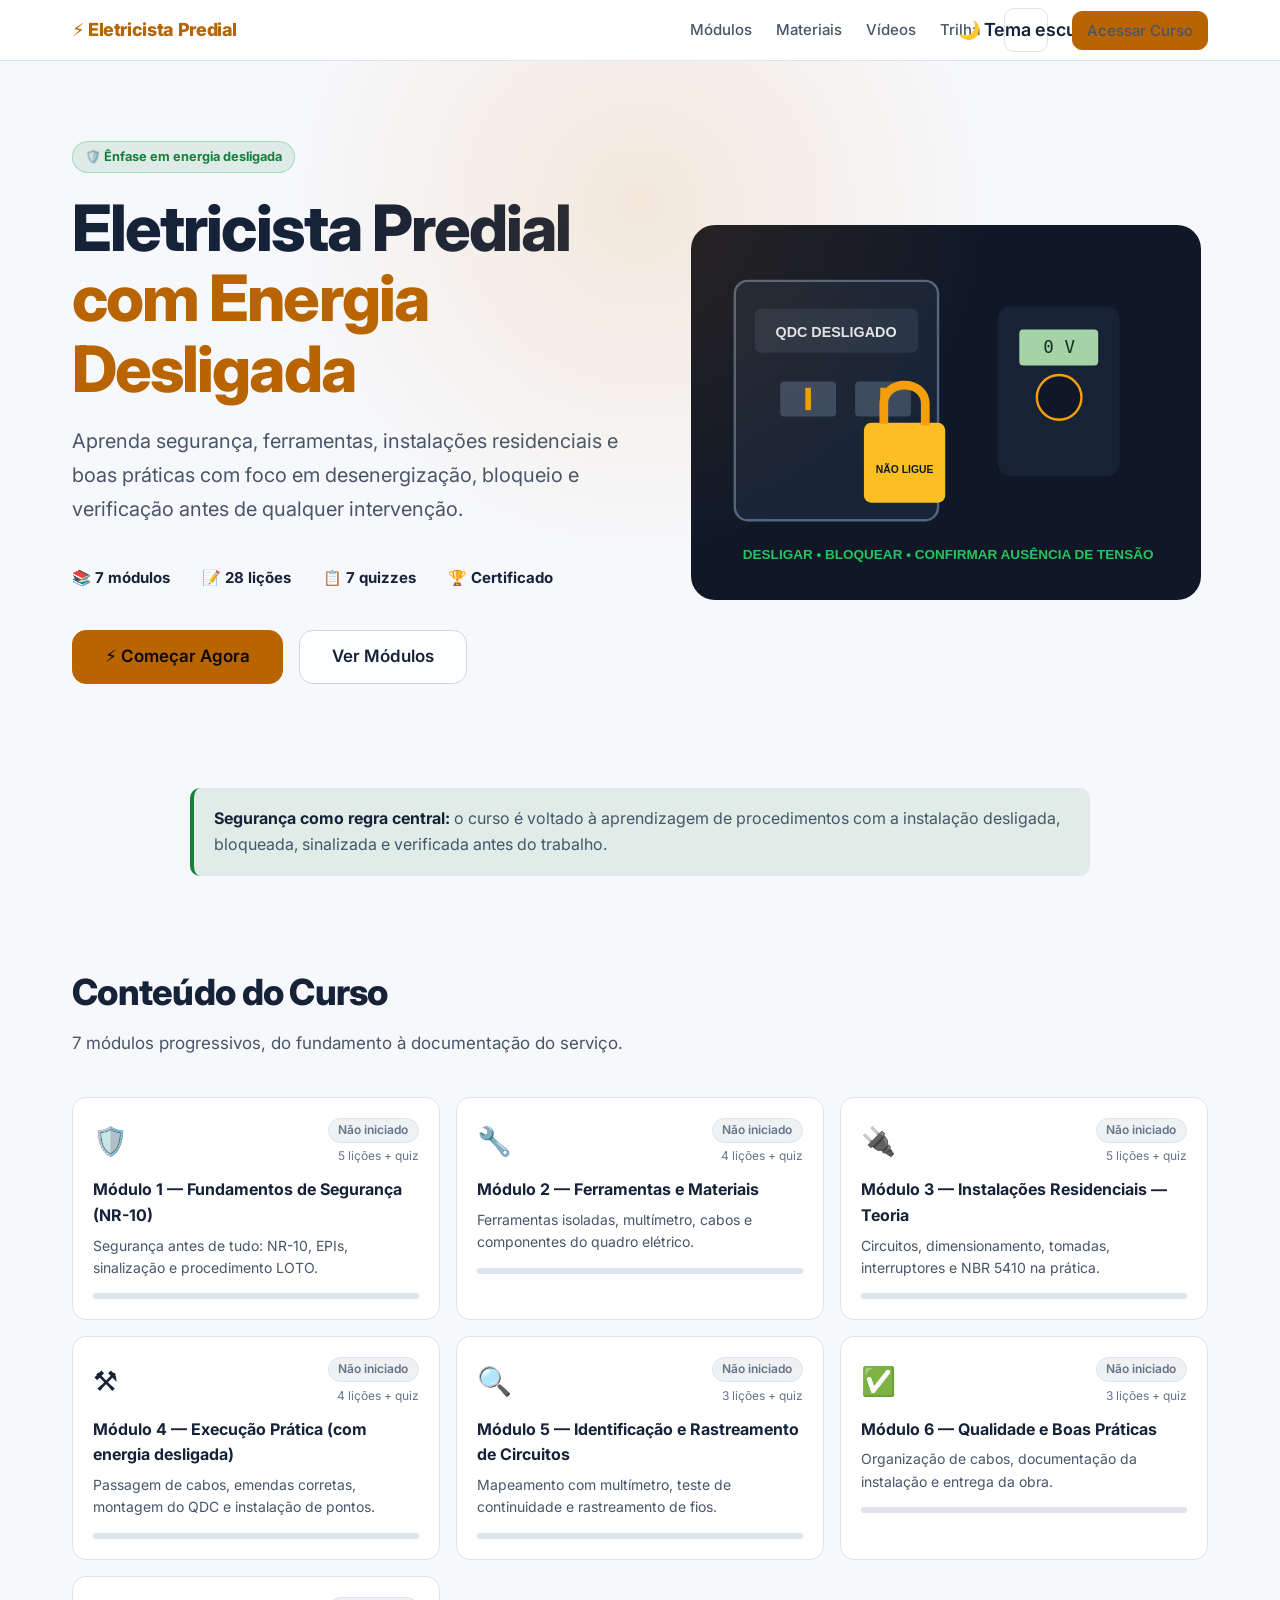
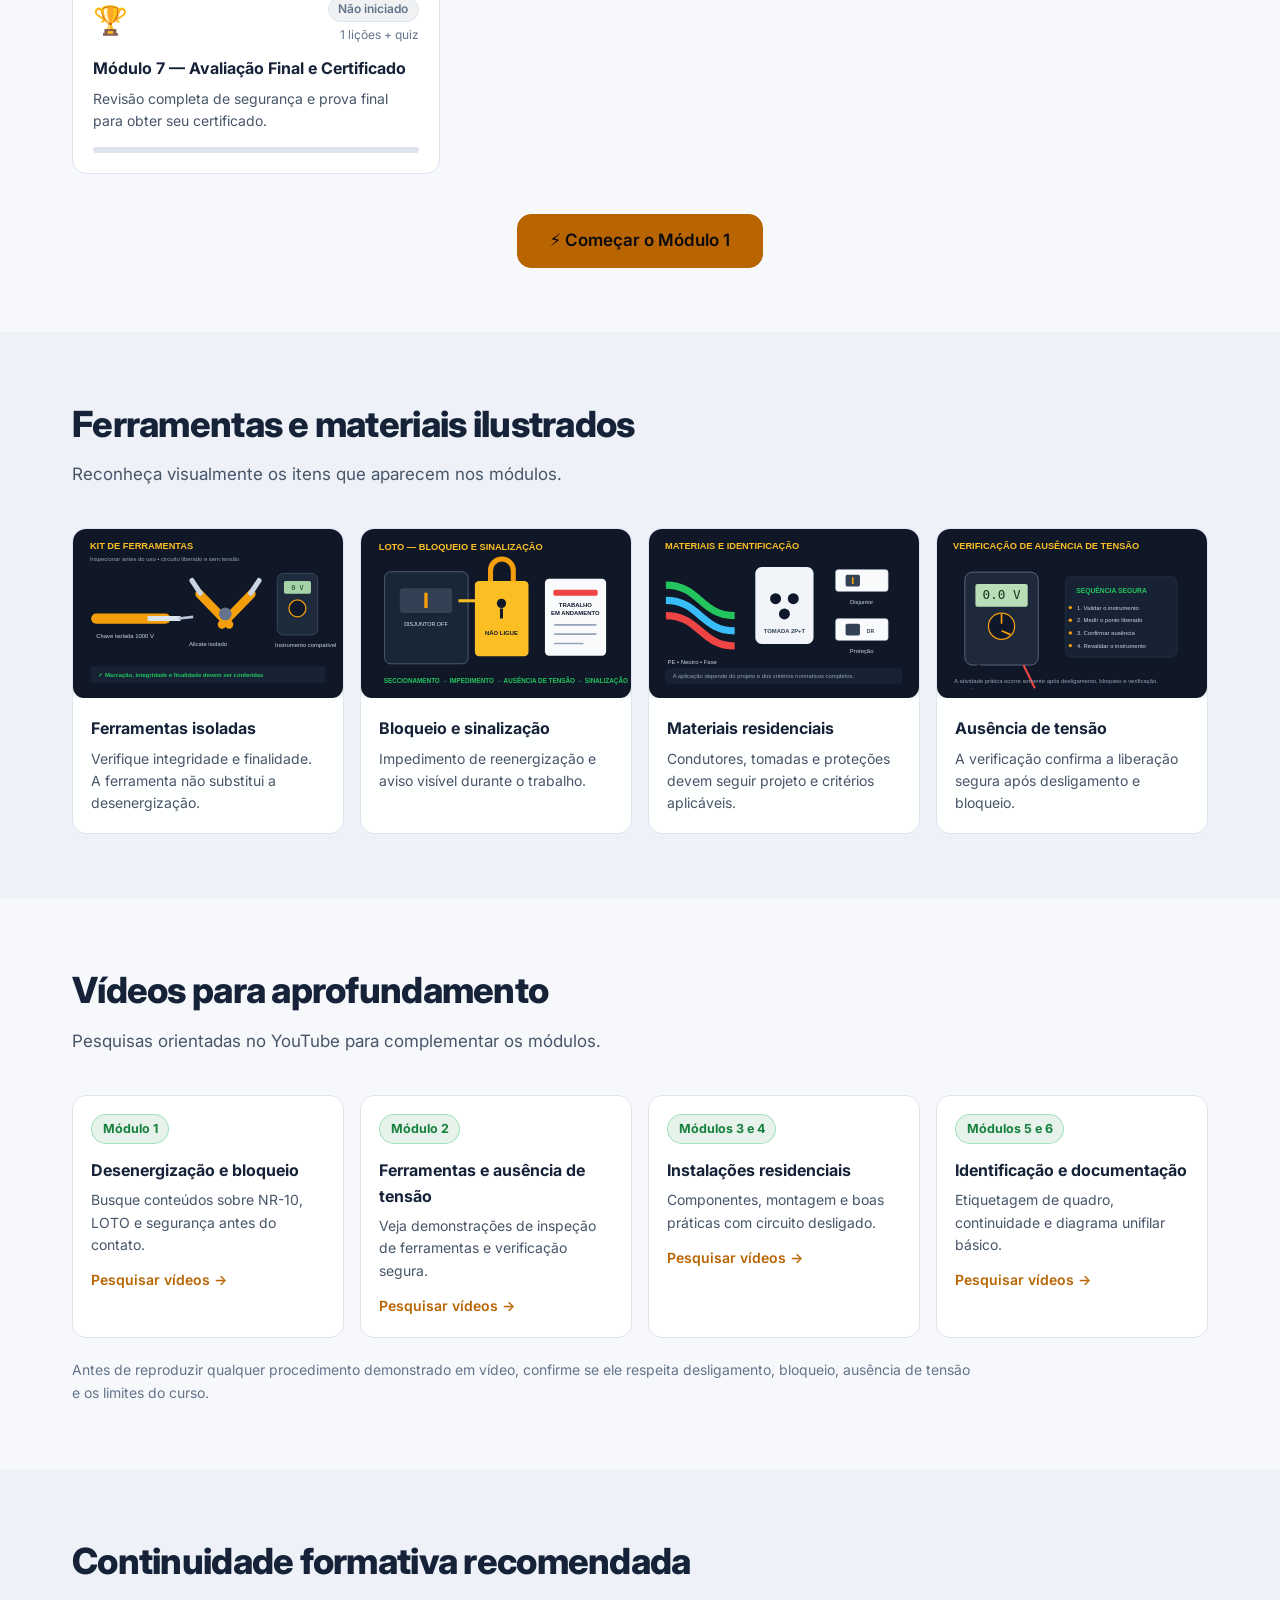
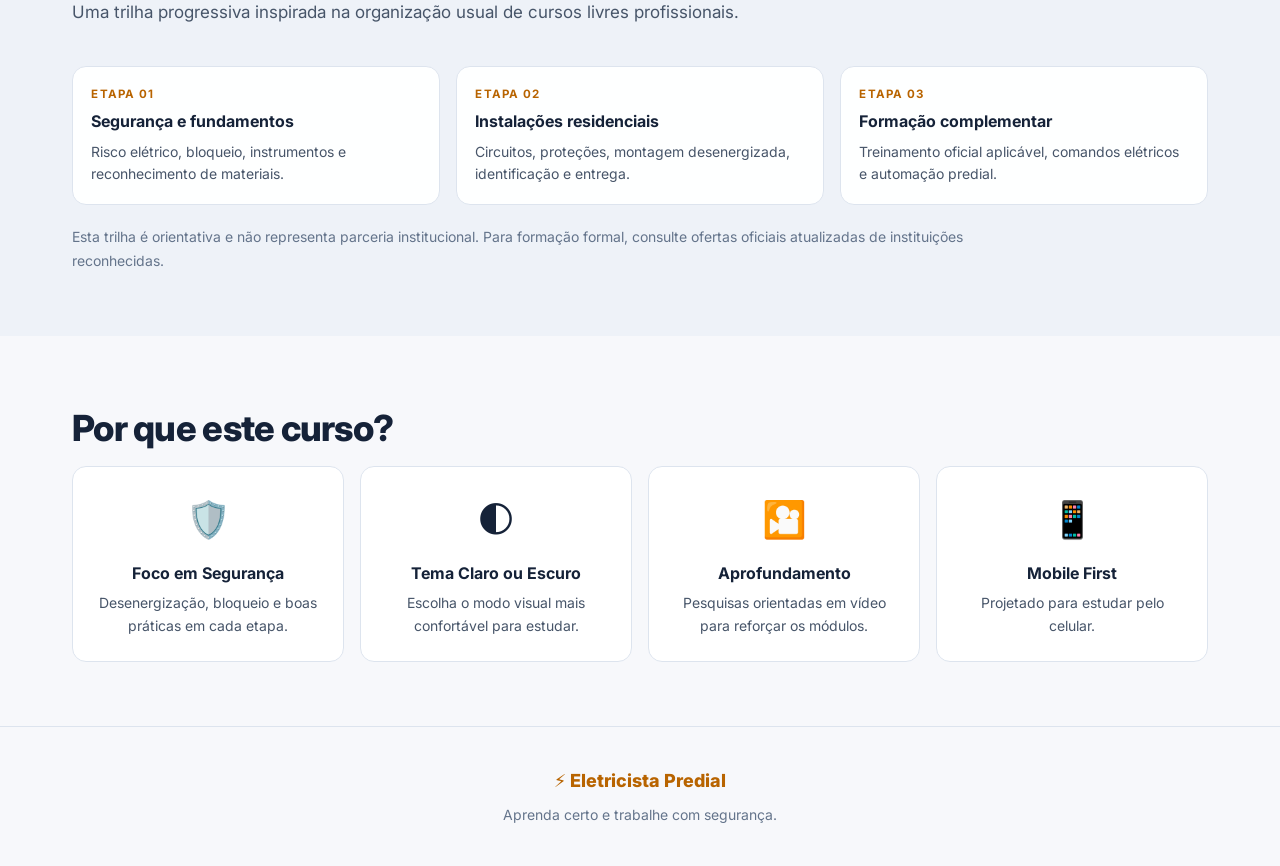
<file: index.html>
<!DOCTYPE html>
<html lang="pt-BR" data-theme="dark">
<head>
<meta charset="utf-8"><meta name="viewport" content="width=device-width, initial-scale=1">
<title>Curso Eletricista Predial — Energia Desligada</title>
<meta name="description" content="Curso introdutório de Eletricista Predial com ênfase em trabalho com energia desligada. 7 módulos, 28 lições, quizzes e certificado.">
<link rel="preconnect" href="https://fonts.googleapis.com"><link rel="preconnect" href="https://fonts.gstatic.com" crossorigin>
<link href="https://fonts.googleapis.com/css2?family=Inter:wght@400;500;600;700;800&display=swap" rel="stylesheet">
<script src="theme.js"></script><link rel="stylesheet" href="style.css"><link rel="stylesheet" href="light-theme.css"><link rel="stylesheet" href="home-extras.css">
<style>.hero-layout{display:grid;gap:2rem;align-items:center}.hero-art{width:100%;max-width:510px;margin:auto}.theme-toggle{min-width:44px}.hero-copy{text-align:center}.scope-chip{display:inline-flex;align-items:center;gap:.35rem;border:1px solid rgba(34,197,94,.35);background:var(--green-dim);color:var(--green);border-radius:999px;padding:.3rem .75rem;font-size:.8rem;font-weight:700;margin-bottom:1.25rem}.notice{margin:1rem auto 0;max-width:900px;padding:1.15rem 1.25rem;border-left:4px solid var(--green);background:var(--green-dim);border-radius:var(--radius-md);color:var(--text-secondary)}.notice strong{color:var(--text-primary)}@media(min-width:960px){.hero-layout{grid-template-columns:1.05fr .95fr}.hero-copy{text-align:left}.hero-copy .hero-subtitle{margin-left:0}.hero-copy .hero-stats,.hero-copy .hero-cta{justify-content:flex-start}}</style>
</head>
<body>
<nav class="navbar"><div class="container"><div class="nav-brand">⚡ Eletricista Predial</div><div class="nav-links"><a href="#modulos">Módulos</a><a href="#materiais">Materiais</a><a href="#videos">Vídeos</a><a href="#trilha">Trilha</a><button class="btn btn-secondary btn-sm theme-toggle" data-theme-toggle>☀️ Tema claro</button><a href="curso.html" class="btn btn-primary btn-sm" id="navCta">Acessar Curso</a></div><button class="hamburger" id="hamburger" aria-label="Menu">☰</button></div><div class="nav-mobile" id="navMobile"><button class="btn btn-secondary theme-toggle" data-theme-toggle>☀️ Tema claro</button><a href="#modulos">Módulos</a><a href="#materiais">Materiais</a><a href="#videos">Vídeos</a><a href="#trilha">Trilha</a><a href="curso.html" class="btn btn-primary">⚡ Começar Agora</a></div></nav>
<section class="hero"><div class="container hero-layout"><div class="hero-copy"><span class="scope-chip">🛡️ Ênfase em energia desligada</span><h1 class="hero-title">Eletricista Predial<br><span class="hero-accent">com Energia Desligada</span></h1><p class="hero-subtitle">Aprenda segurança, ferramentas, instalações residenciais e boas práticas com foco em desenergização, bloqueio e verificação antes de qualquer intervenção.</p><div class="hero-stats"><div class="stat">📚 <strong>7 módulos</strong></div><div class="stat">📝 <strong>28 lições</strong></div><div class="stat">📋 <strong>7 quizzes</strong></div><div class="stat">🏆 <strong>Certificado</strong></div></div><div class="hero-cta"><a href="#" class="btn btn-primary btn-lg" id="ctaBtn">⚡ Começar Agora</a><a href="#modulos" class="btn btn-secondary btn-lg">Ver Módulos</a></div></div><img class="hero-art" src="assets/hero-seguranca.svg" alt="Quadro elétrico desligado, bloqueado e com verificação de ausência de tensão"></div></section>
<section class="safety-banner"><div class="container"><div class="notice"><strong>Segurança como regra central:</strong> o curso é voltado à aprendizagem de procedimentos com a instalação desligada, bloqueada, sinalizada e verificada antes do trabalho.</div></div></section>
<section class="section" id="modulos"><div class="container"><h2 class="section-title">Conteúdo do Curso</h2><p class="section-subtitle">7 módulos progressivos, do fundamento à documentação do serviço.</p><div class="modules-grid" id="modulesGrid"></div><div class="modules-cta"><a href="#" class="btn btn-primary btn-lg" id="modulesCta">⚡ Começar o Módulo 1</a></div></div></section>
<section class="section-alt" id="materiais"><div class="container"><h2 class="section-title">Ferramentas e materiais ilustrados</h2><p class="section-subtitle">Reconheça visualmente os itens que aparecem nos módulos.</p><div class="gallery-grid"><article class="gallery-card panel"><img src="assets/kit-ferramentas.svg" alt="Ferramentas isoladas e instrumento"><div><h3>Ferramentas isoladas</h3><p>Verifique integridade e finalidade. A ferramenta não substitui a desenergização.</p></div></article><article class="gallery-card panel"><img src="assets/loto.svg" alt="Bloqueio e sinalização"><div><h3>Bloqueio e sinalização</h3><p>Impedimento de reenergização e aviso visível durante o trabalho.</p></div></article><article class="gallery-card panel"><img src="assets/materiais-eletricos.svg" alt="Cabos tomada disjuntor e DR"><div><h3>Materiais residenciais</h3><p>Condutores, tomadas e proteções devem seguir projeto e critérios aplicáveis.</p></div></article><article class="gallery-card panel"><img src="assets/multimetro-zero.svg" alt="Confirmação de ausência de tensão"><div><h3>Ausência de tensão</h3><p>A verificação confirma a liberação segura após desligamento e bloqueio.</p></div></article></div></div></section>
<section class="section" id="videos"><div class="container"><h2 class="section-title">Vídeos para aprofundamento</h2><p class="section-subtitle">Pesquisas orientadas no YouTube para complementar os módulos.</p><div class="video-grid"><article class="video-card panel"><span class="safe-tag">Módulo 1</span><h3>Desenergização e bloqueio</h3><p>Busque conteúdos sobre NR-10, LOTO e segurança antes do contato.</p><a href="https://www.youtube.com/results?search_query=NR-10+desenergizacao+bloqueio+eletricidade" target="_blank" rel="noopener">Pesquisar vídeos →</a></article><article class="video-card panel"><span class="safe-tag">Módulo 2</span><h3>Ferramentas e ausência de tensão</h3><p>Veja demonstrações de inspeção de ferramentas e verificação segura.</p><a href="https://www.youtube.com/results?search_query=ferramentas+eletricista+ausencia+de+tensao+seguranca" target="_blank" rel="noopener">Pesquisar vídeos →</a></article><article class="video-card panel"><span class="safe-tag">Módulos 3 e 4</span><h3>Instalações residenciais</h3><p>Componentes, montagem e boas práticas com circuito desligado.</p><a href="https://www.youtube.com/results?search_query=instalacao+tomada+interruptor+circuito+desligado+eletricista" target="_blank" rel="noopener">Pesquisar vídeos →</a></article><article class="video-card panel"><span class="safe-tag">Módulos 5 e 6</span><h3>Identificação e documentação</h3><p>Etiquetagem de quadro, continuidade e diagrama unifilar básico.</p><a href="https://www.youtube.com/results?search_query=identificacao+circuitos+quadro+eletrico+diagrama+unifilar" target="_blank" rel="noopener">Pesquisar vídeos →</a></article></div><p class="section-note">Antes de reproduzir qualquer procedimento demonstrado em vídeo, confirme se ele respeita desligamento, bloqueio, ausência de tensão e os limites do curso.</p></div></section>
<section class="section-alt" id="trilha"><div class="container"><h2 class="section-title">Continuidade formativa recomendada</h2><p class="section-subtitle">Uma trilha progressiva inspirada na organização usual de cursos livres profissionais.</p><div class="track-grid"><article class="track-card panel"><span class="track-label">Etapa 01</span><h3>Segurança e fundamentos</h3><p>Risco elétrico, bloqueio, instrumentos e reconhecimento de materiais.</p></article><article class="track-card panel"><span class="track-label">Etapa 02</span><h3>Instalações residenciais</h3><p>Circuitos, proteções, montagem desenergizada, identificação e entrega.</p></article><article class="track-card panel"><span class="track-label">Etapa 03</span><h3>Formação complementar</h3><p>Treinamento oficial aplicável, comandos elétricos e automação predial.</p></article></div><p class="section-note">Esta trilha é orientativa e não representa parceria institucional. Para formação formal, consulte ofertas oficiais atualizadas de instituições reconhecidas.</p></div></section>
<section class="section" id="sobre"><div class="container"><h2 class="section-title">Por que este curso?</h2><div class="features-grid"><div class="feature panel"><span class="feature__icon">🛡️</span><h3>Foco em Segurança</h3><p>Desenergização, bloqueio e boas práticas em cada etapa.</p></div><div class="feature panel"><span class="feature__icon">🌓</span><h3>Tema Claro ou Escuro</h3><p>Escolha o modo visual mais confortável para estudar.</p></div><div class="feature panel"><span class="feature__icon">🎦</span><h3>Aprofundamento</h3><p>Pesquisas orientadas em vídeo para reforçar os módulos.</p></div><div class="feature panel"><span class="feature__icon">📱</span><h3>Mobile First</h3><p>Projetado para estudar pelo celular.</p></div></div></div></section>
<footer class="footer"><div class="container"><div class="footer__brand">⚡ Eletricista Predial</div><p class="footer__copy">Aprenda certo e trabalhe com segurança.</p></div></footer>
<div class="modal-overlay hidden" id="registerModal" role="dialog" aria-modal="true" aria-label="Identificação"><div class="modal panel"><h2 class="modal-title">⚡ Identificação</h2><p class="modal-subtitle">Informe seus dados para iniciar o curso. O progresso ficará salvo neste dispositivo.</p><div class="form-group"><label class="form-label" for="inputNome">Nome completo</label><input class="form-input" type="text" id="inputNome" placeholder="Seu nome completo" autocomplete="name"><span class="form-error" id="errNome">Por favor, informe seu nome completo.</span></div><div class="form-group"><label class="form-label" for="inputCPF">CPF</label><input class="form-input" type="text" id="inputCPF" placeholder="000.000.000-00" inputmode="numeric" maxlength="14" autocomplete="off"><span class="form-error" id="errCPF">CPF inválido. Verifique e tente novamente.</span><span class="form-hint">Seu CPF é usado apenas para identificação local — não é enviado a servidores.</span></div><button class="btn btn-primary btn-full btn-lg" id="registerBtn">Iniciar Curso →</button></div></div>
<script src="app.js"></script>
<script src="conteudo-part1.js"></script>
<script src="conteudo-part2.js"></script>
<script src="conteudo-part3.js"></script>
<script src="conteudo-part4.js"></script>
<script src="conteudo-part5.js"></script>
<script src="conteudo.js"></script>
<script>(function(){'use strict';var $=function(id){return document.getElementById(id)};$('hamburger').onclick=function(){$('navMobile').classList.toggle('open')};function buildModules(){var p=CourseApp.getProgress();$('modulesGrid').innerHTML=COURSE_DATA.modules.map(function(mod){var pct=p.modulePercent(mod.id);var badge=p.isQuizPassed(mod.id)?'<span class="badge badge-done">✓ Concluído</span>':pct>0?'<span class="badge badge-current">Em andamento</span>':'<span class="badge badge-locked">Não iniciado</span>';return '<div class="module-card panel" onclick="handleCta(\'m'+mod.id+'\')">'+'<div class="module-card__header"><span class="module-card__icon">'+mod.icon+'</span><div class="module-card__meta">'+badge+'<span class="module-card__lessons">'+mod.lessons.length+' lições + quiz</span></div></div>'+'<h3 class="module-card__title">Módulo '+mod.id+' — '+mod.title+'</h3>'+'<p class="module-card__desc">'+mod.description+'</p>'+'<div class="progress-track"><div class="progress-fill" style="width:'+pct+'%"></div></div></div>';}).join('')}function handleCta(hash){if(CourseApp.hasUser()){location.href='curso.html#'+hash}else{pendingHash=hash||'m1';$('registerModal').classList.remove('hidden');$('inputNome').focus()}}window.handleCta=handleCta;function resume(p){for(var i=0;i<COURSE_DATA.modules.length;i++){var m=COURSE_DATA.modules[i];for(var j=0;j<m.lessons.length;j++){if(!p.isLessonDone(m.id,m.lessons[j].id))return 'm'+m.id+'/l'+m.lessons[j].id}if(!p.isQuizPassed(m.id))return 'm'+m.id+'/quiz'}return 'm1'}var pendingHash='m1';var p=CourseApp.getProgress();$('ctaBtn').textContent=p.totalDone>0?'▶ Continuar de Onde Parei':'⚡ Começar Agora';$('modulesCta').textContent=p.totalDone>0?'▶ Continuar Curso':'⚡ Começar o Módulo 1';$('ctaBtn').onclick=function(e){e.preventDefault();handleCta(p.totalDone>0?resume(p):'m1')};$('modulesCta').onclick=function(e){e.preventDefault();handleCta(p.totalDone>0?resume(p):'m1')};$('navCta').onclick=function(e){if(!CourseApp.hasUser()){e.preventDefault();handleCta('m1')}};$('registerModal').onclick=function(e){if(e.target===this)this.classList.add('hidden')};$('inputCPF').oninput=function(){this.value=CourseApp.formatCPF(this.value)};$('registerBtn').onclick=function(){var n=$('inputNome').value.trim(),c=$('inputCPF').value.trim(),ok=true;if(n.length<3){$('errNome').classList.add('show');ok=false}else{$('errNome').classList.remove('show')}if(!CourseApp.validateCPF(c)){$('errCPF').classList.add('show');ok=false}else{$('errCPF').classList.remove('show')}if(ok){CourseApp.setUser(n,c);location.href='curso.html#'+pendingHash}};buildModules()})();</script>
</body></html>
</file>
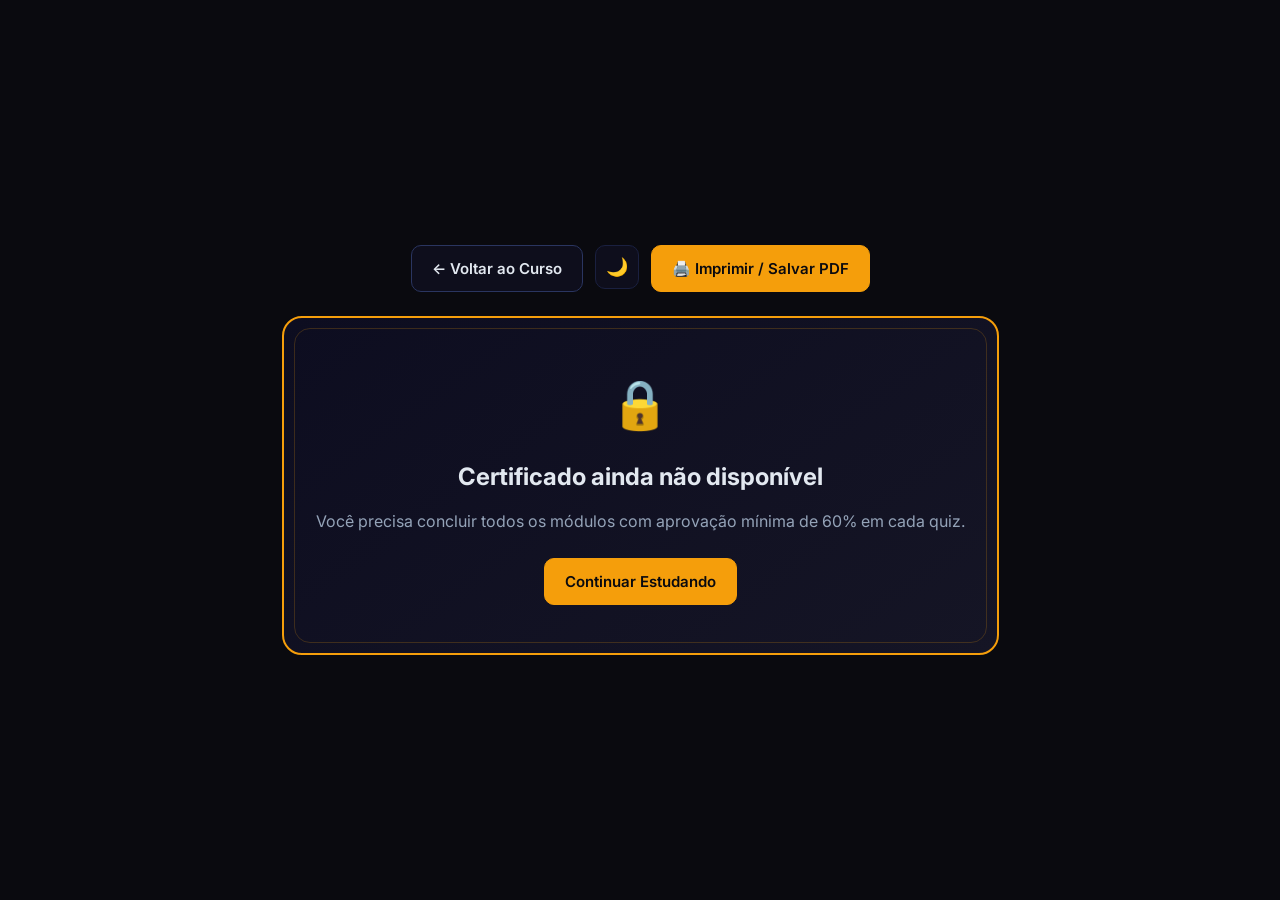
<file: certificado.html>
<!DOCTYPE html>
<html lang="pt-BR">
<head>
<meta charset="utf-8">
<meta name="viewport" content="width=device-width, initial-scale=1">
<title>Certificado — Eletricista Predial</title>
<link rel="preconnect" href="https://fonts.googleapis.com">
<link rel="preconnect" href="https://fonts.gstatic.com" crossorigin>
<link href="https://fonts.googleapis.com/css2?family=Inter:wght@400;500;600;700;800&display=swap" rel="stylesheet">
<link rel="stylesheet" href="style.css">
<script>(function(){ var t=localStorage.getItem('eletricista_theme')||'dark'; document.documentElement.setAttribute('data-theme',t); })();</script>
</head>
<body>
<div class="cert-body-wrapper">
  <div class="cert-actions no-print">
    <a href="curso.html" class="btn btn-secondary">← Voltar ao Curso</a>
    <button class="theme-toggle" id="themeToggle" aria-label="Alternar tema" style="border-radius:var(--radius-md);">🌙</button>
    <button class="btn btn-primary" onclick="window.print()">🖨️ Imprimir / Salvar PDF</button>
  </div>

  <div id="certContent">
    <!-- populated by JS -->
  </div>
</div>

<script src="app.js"></script>
<script src="conteudo-part1.js"></script>
<script src="conteudo-part2.js"></script>
<script src="conteudo-part3.js"></script>
<script src="conteudo-part4.js"></script>
<script src="conteudo-part5.js"></script>
<script src="conteudo.js"></script>
<script>
document.addEventListener('DOMContentLoaded', function() {
  CourseApp.initTheme();
  var themeBtn = document.getElementById('themeToggle');
  if (themeBtn) {
    themeBtn.textContent = CourseApp.getTheme() === 'dark' ? '🌙' : '☀️';
    themeBtn.addEventListener('click', function() {
      CourseApp.setTheme(CourseApp.getTheme() === 'dark' ? 'light' : 'dark');
      themeBtn.textContent = CourseApp.getTheme() === 'dark' ? '🌙' : '☀️';
    });
  }

  const p = CourseApp.getProgress();

  if (!p.courseComplete) {
    document.getElementById('certContent').innerHTML = `
      <div class="cert-frame cert-locked">
        <span style="font-size:3rem;display:block;margin-bottom:1rem;">🔒</span>
        <h2 style="margin-bottom:.5rem;">Certificado ainda não disponível</h2>
        <p>Você precisa concluir todos os módulos com aprovação mínima de 60% em cada quiz.</p>
        <a href="curso.html" class="btn btn-primary" style="margin-top:1.5rem;">Continuar Estudando</a>
      </div>`;
    return;
  }

  const mods = COURSE_DATA ? COURSE_DATA.modules.length : 7;
  const scores = p.quizScores;
  const avg = p.averageScore;

  document.getElementById('certContent').innerHTML = `
    <div class="cert-frame">
      <div class="cert-corner cert-corner--tl"></div>
      <div class="cert-corner cert-corner--tr"></div>
      <div class="cert-corner cert-corner--bl"></div>
      <div class="cert-corner cert-corner--br"></div>

      <span class="cert-logo">⚡</span>
      <p class="cert-label">Certificado de Conclusão</p>
      <h1 class="cert-course-title">
        Eletricista Predial<br>com Ênfase em Energia Desligada
      </h1>
      <p class="cert-certifies">Certificamos que</p>
      <h2 class="cert-student-name">${escapeHTML(p.studentName)}</h2>
      <p class="cert-body-text">
        concluiu com aproveitamento o curso completo de
        <strong>Eletricista Predial com Ênfase em Trabalho com Energia Desligada</strong>,
        composto por ${mods} módulos com lições teóricas e práticas,
        abrangendo NR-10, EPIs, procedimento LOTO, as 5 Regras de Ouro,
        NBR 5410, ferramentas isoladas, instalações residenciais,
        identificação de circuitos e boas práticas profissionais.
      </p>
      <div class="cert-stats">
        <div class="cert-stat">
          <strong>${escapeHTML(p.completionDate || '—')}</strong>
          <span>Data de conclusão</span>
        </div>
        <div class="cert-stat">
          <strong>${avg}%</strong>
          <span>Aproveitamento médio</span>
        </div>
        <div class="cert-stat">
          <strong>${mods} módulos</strong>
          <span>Concluídos</span>
        </div>
      </div>
      <div class="cert-divider"></div>
      <p class="cert-sig-label">Curso Eletricista Predial — cursodeeletricista.com.br</p>
      <p class="cert-id">Certificado nº ${escapeHTML(p.certificateId || '—')} &nbsp;·&nbsp; CPF: ${escapeHTML(p.cpf || '—')}</p>
    </div>`;
});

function escapeHTML(s) {
  if (!s) return '';
  return String(s).replace(/&/g,'&amp;').replace(/</g,'&lt;').replace(/>/g,'&gt;').replace(/"/g,'&quot;');
}
</script>
</body>
</html>
</file>
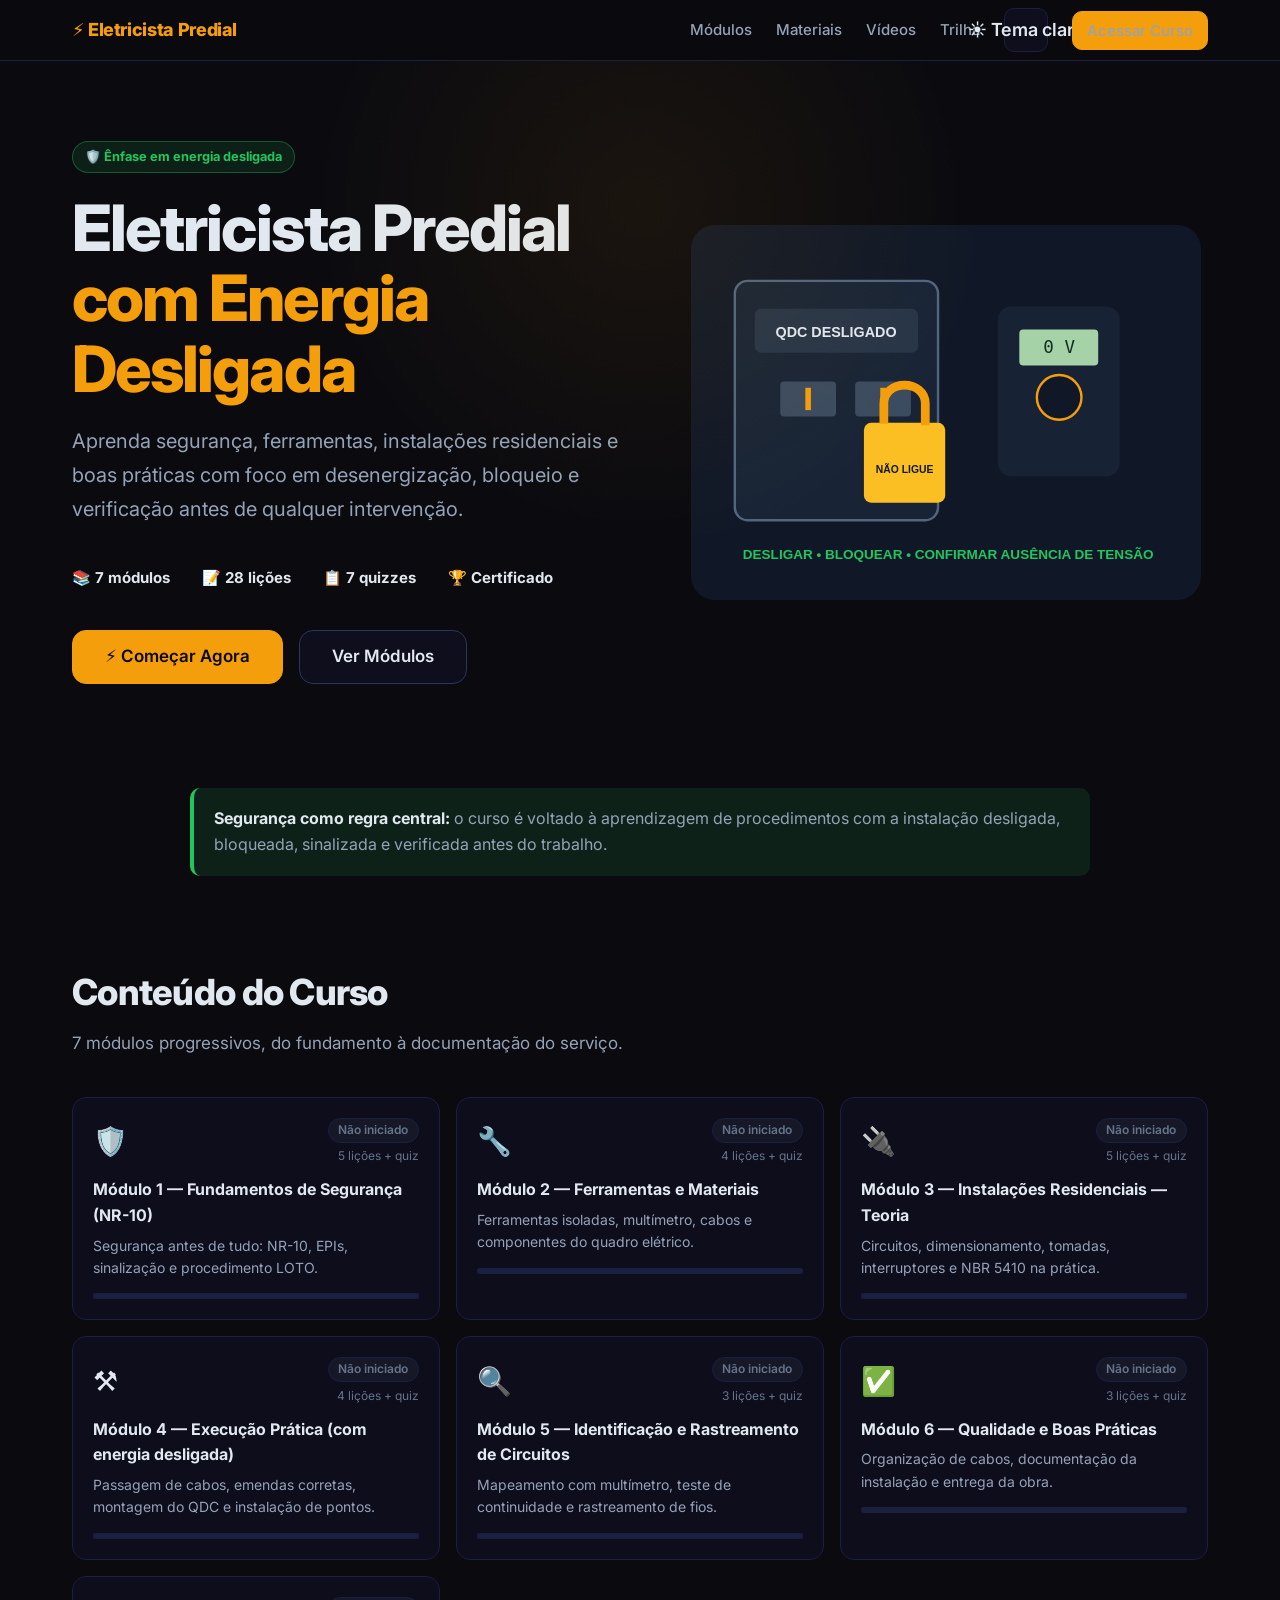
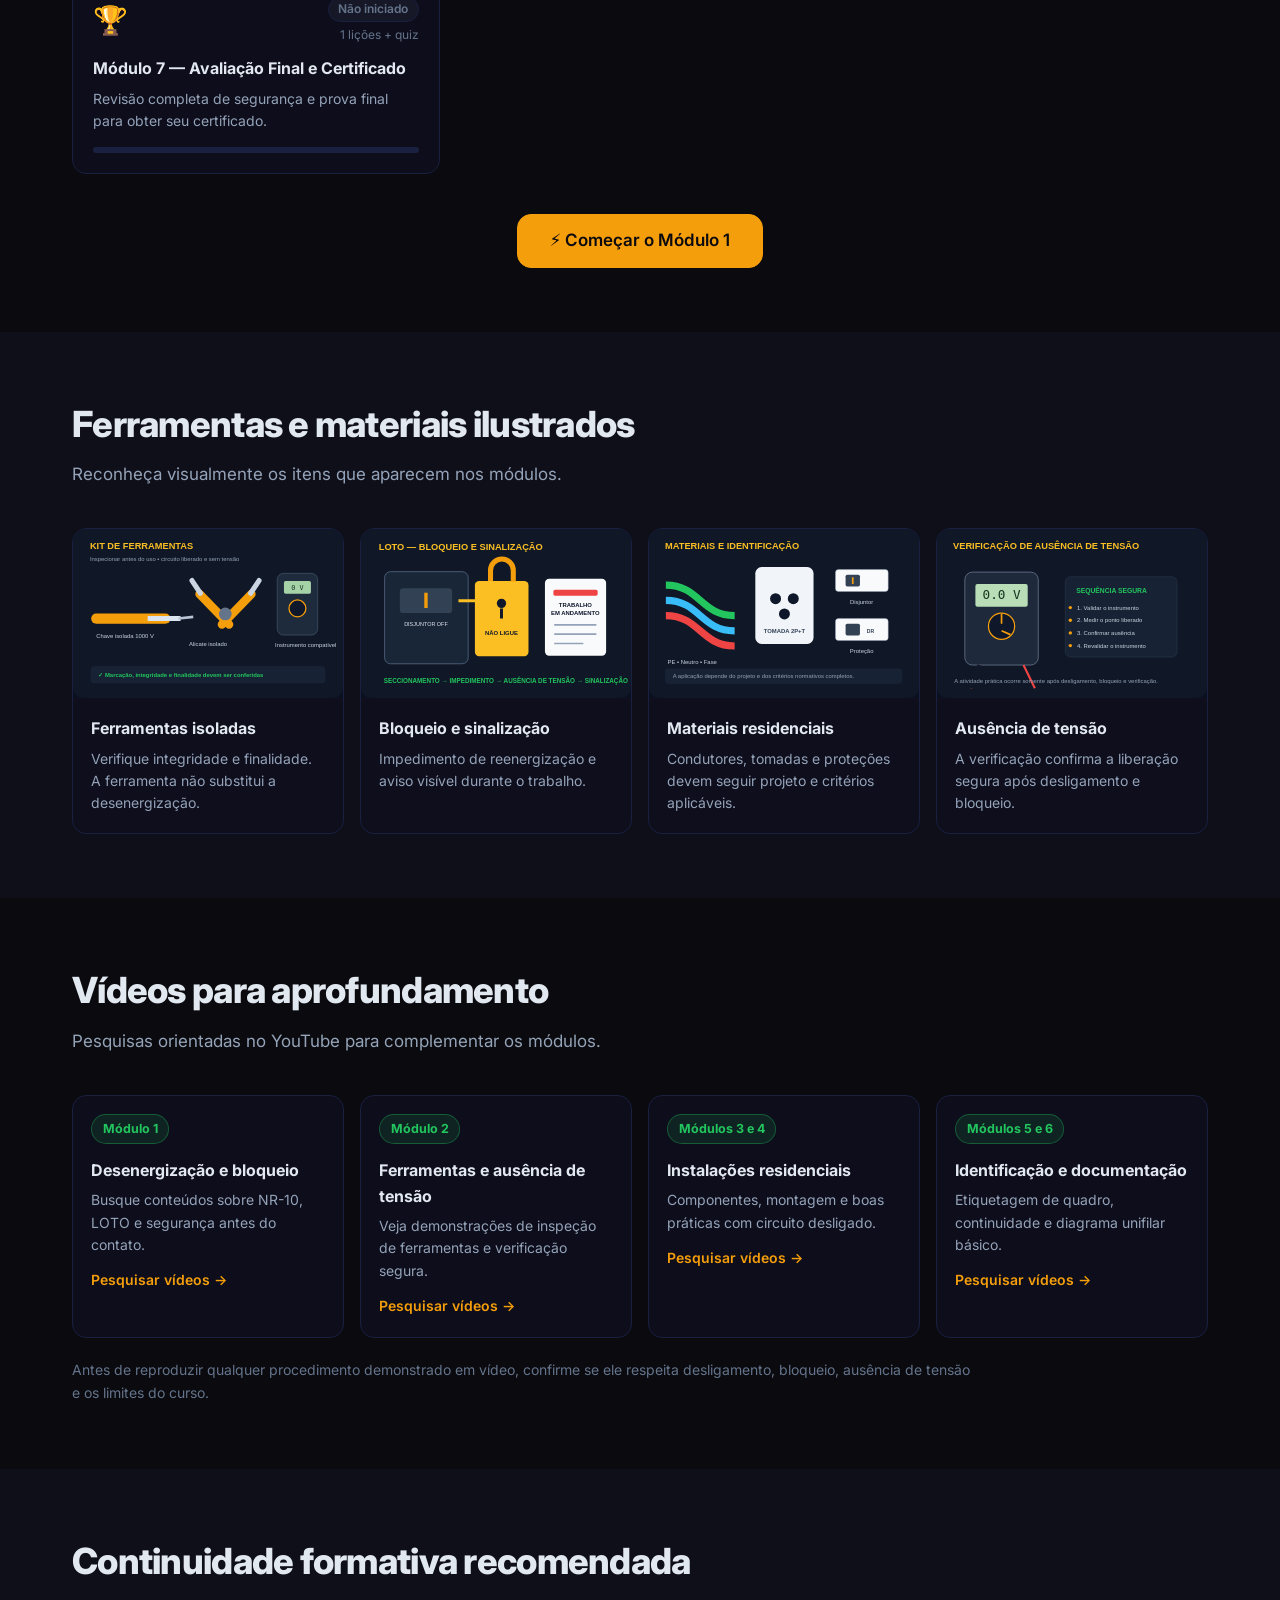
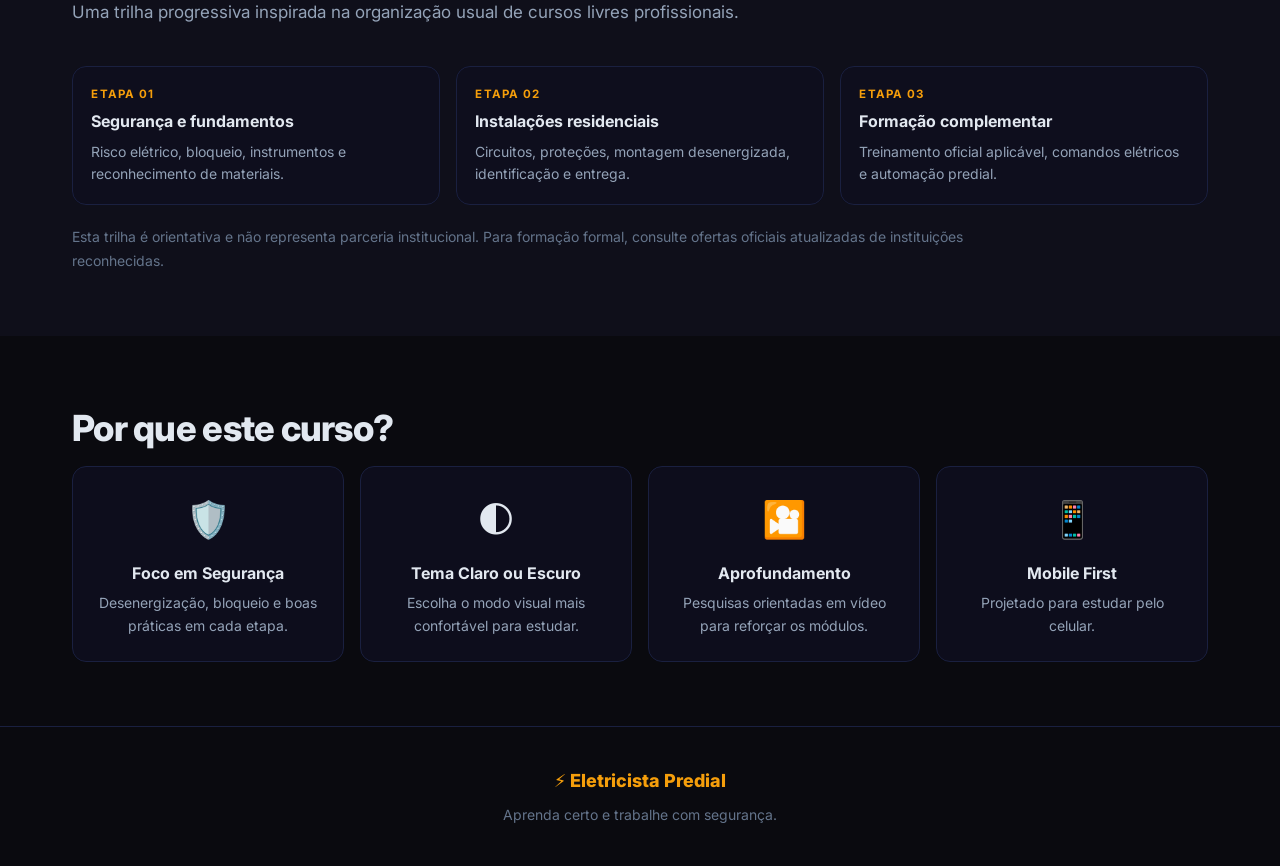
<file: curso-atualizado.html>
<!DOCTYPE html>
<html lang="pt-BR" data-theme="dark">
<head>
<meta charset="utf-8"><meta name="viewport" content="width=device-width, initial-scale=1">
<title>Aulas — Eletricista Predial com Energia Desligada</title>
<link rel="preconnect" href="https://fonts.googleapis.com"><link rel="preconnect" href="https://fonts.gstatic.com" crossorigin>
<link href="https://fonts.googleapis.com/css2?family=Inter:wght@400;500;600;700;800&display=swap" rel="stylesheet">
<script src="theme.js"></script><link rel="stylesheet" href="style.css"><link rel="stylesheet" href="light-theme.css">
<style>
.course-shell{min-height:100vh;display:grid;grid-template-rows:auto 1fr}.course-bar{position:sticky;top:0;z-index:20;display:flex;align-items:center;justify-content:space-between;gap:.75rem;padding:.75rem 1rem;background:var(--bg-panel);border-bottom:1px solid var(--border-dim);backdrop-filter:blur(18px)}.brand{font-weight:800;color:var(--accent)}.bar-actions{display:flex;align-items:center;gap:.6rem}.theme-toggle{min-width:120px}.layout{display:grid;min-height:calc(100vh - 62px)}.menu{background:var(--bg-secondary);border-right:1px solid var(--border-dim);padding:1rem;overflow-y:auto}.content{padding:1rem;overflow-y:auto}.safe-note{max-width:840px;margin:0 auto 1.25rem;padding:1rem 1.15rem;background:var(--green-dim);border-left:4px solid var(--green);border-radius:var(--radius-md);font-size:.9rem;color:var(--text-secondary)}.safe-note strong{display:block;color:var(--text-primary)}.mod-btn{width:100%;border:1px solid var(--border-dim);background:var(--bg-panel);border-radius:var(--radius-md);padding:.7rem;text-align:left;color:var(--text-primary);font-weight:600;margin-bottom:.5rem;cursor:pointer}.mod-btn.active{border-color:var(--accent);background:var(--accent-dim)}.lesson-links{display:none;padding:0 .3rem .8rem}.lesson-links.open{display:block}.lesson-link{display:block;color:var(--text-secondary);font-size:.84rem;padding:.4rem .55rem;border-radius:var(--radius-sm)}.lesson-link:hover,.lesson-link.active{background:var(--accent-dim);color:var(--accent)}.stage{max-width:840px;margin:0 auto}.stage h1{font-size:clamp(1.45rem,4vw,2rem);margin-bottom:.45rem}.meta{color:var(--text-muted);font-size:.85rem;margin-bottom:1.5rem}.lesson-body{line-height:1.72}.lesson-body .lesson-visual{display:grid;gap:1rem;align-items:center;padding:1rem;margin:1rem 0}.lesson-visual img{width:100%;max-height:230px;object-fit:contain}.controls{display:flex;justify-content:space-between;gap:.75rem;flex-wrap:wrap;margin:2rem 0}.module-home{text-align:center;padding:1.5rem}.module-home img{width:100%;max-width:460px;border-radius:var(--radius-lg);margin:0 auto 1.2rem;border:1px solid var(--border-dim)}.video-card{padding:1rem;margin-top:1rem;text-align:left}.quiz-card{padding:1.2rem}.choice{display:block;width:100%;padding:.8rem;margin:.5rem 0;background:var(--bg-input);border:1px solid var(--border-mid);border-radius:var(--radius-md);color:var(--text-primary);text-align:left;cursor:pointer}.choice.selected{border-color:var(--accent);background:var(--accent-dim)}.progress-mini{font-size:.8rem;color:var(--text-muted)}@media(min-width:900px){.layout{grid-template-columns:290px 1fr}.content{padding:1.6rem 2rem}}@media(max-width:899px){.layout{display:block}.menu{max-height:235px;border-right:0;border-bottom:1px solid var(--border-dim)}.content{min-height:calc(100vh - 297px)}}
</style>
</head>
<body class="course-shell">
<header class="course-bar"><a class="brand" href="index.html">⚡ Eletricista Predial</a><div class="bar-actions"><span class="progress-mini" id="overall">0%</span><button class="btn btn-secondary btn-sm theme-toggle" data-theme-toggle>☀️ Tema claro</button></div></header>
<div class="layout"><aside class="menu"><h2 style="font-size:1rem;margin-bottom:.75rem">📚 Módulos</h2><nav id="nav"></nav></aside><main class="content"><div class="safe-note"><strong>🛡️ Regra permanente</strong>Toda atividade orientada neste ambiente pressupõe instalação desligada, bloqueada, sinalizada e com ausência de tensão confirmada.</div><div class="stage" id="stage"></div></main></div>
<script src="app.js"></script><script src="conteudo.js"></script><script src="conteudo-revisao-lite.js"></script>
<script>
(function(){'use strict';
if(!CourseApp.hasUser()){location.href='index.html';return;}
var nav=document.getElementById('nav'),stage=document.getElementById('stage');
var visuals={1:'assets/loto.svg',2:'assets/kit-ferramentas.svg',3:'assets/materiais-eletricos.svg',4:'assets/hero-seguranca.svg',5:'assets/multimetro-zero.svg',6:'assets/materiais-eletricos.svg',7:'assets/loto.svg'};
function hash(){var p=(location.hash.slice(1)||'m1').split('/');return{m:Number(p[0].replace('m',''))||1,s:p[1]||''};}
function progress(){var p=CourseApp.getProgress();document.getElementById('overall').textContent='Progresso: '+p.overallPct+'%';return p;}
function buildNav(){var r=hash(),p=progress();nav.innerHTML=COURSE_DATA.modules.map(function(m){return '<button class="mod-btn '+(r.m===m.id?'active':'')+'" onclick="location.hash=\'#m'+m.id+'\'">'+m.icon+' Módulo '+m.id+' — '+m.title+'</button><div class="lesson-links '+(r.m===m.id?'open':'')+'">'+m.lessons.map(function(l){return '<a class="lesson-link '+(r.m===m.id&&r.s==='l'+l.id?'active':'')+'" href="#m'+m.id+'/l'+l.id+'">'+(p.isLessonDone(m.id,l.id)?'✓ ':'')+m.id+'.'+l.id+' '+l.title+'</a>';}).join('')+'<a class="lesson-link '+(r.m===m.id&&r.s==='quiz'?'active':'')+'" href="#m'+m.id+'/quiz">📝 Quiz do módulo</a></div>';}).join('');}
function mod(id){return COURSE_DATA.modules.find(function(m){return m.id===id})||COUR_DATA.modules[0];}
function renderModule(m){var p=CourseApp.getProgress();stage.innerHTML='<section class="module-home panel"><img src="'+visuals[m.id]+'" alt="Ilustração do módulo"><p class="badge badge-current">Módulo '+m.id+'</p><h1>'+m.title+'</h1><p style="color:var(--text-secondary);margin:0 auto 1rem;max-width:600px">'+m.description+'</p><div class="progress-track" style="max-width:320px;margin:0 auto 1.3rem"><div class="progress-fill" style="width:'+p.modulePercent(m.id)+'%"></div></div><button class="btn btn-primary btn-lg" id="start">▶ Iniciar / continuar módulo</button></section>';document.getElementById('start').onclick=function(){var first=m.lessons.find(function(l){return !p.isLessonDone(m.id,l.id)});location.hash='#m'+m.id+'/'+(first?'l'+first.id:'quiz');};}
function links(m,l){var i=m.lessons.findIndex(function(x){return x.id===l.id});return{prev:i>0?'#m'+m.id+'/l'+m.lessons[i-1].id:'#m'+m.id,next:i<m.lessons.length-1?'#m'+m.id+'/l'+m.lessons[i+1].id:'#m'+m.id+'/quiz'};}
function renderLesson(m,l){var p=CourseApp.getProgress(),done=p.isLessonDone(m.id,l.id),r=links(m,l);stage.innerHTML='<p class="badge '+(done?'badge-done':'badge-current')+'">'+(done?'✓ Concluída':'Em andamento')+'</p><h1>'+l.title+'</h1><p class="meta">Módulo '+m.id+' · ⏱ '+l.duration+'</p><article class="lesson-body">'+l.content+'</article><div class="controls"><a class="btn btn-secondary" href="'+r.prev+'">← Anterior</a><button class="btn btn-primary" id="done">'+(done?'✓ Concluída':'✓ Concluir lição')+'</button><a class="btn btn-secondary" href="'+r.next+'">Próxima →</a></div>';document.getElementById('done').onclick=function(){CourseApp.markLesson(m.id,l.id);location.hash=r.next;};}
function renderQuiz(m){var qs=m.quiz.questions,n=0,answers=[];function show(){var q=qs[n];stage.innerHTML='<section class="quiz-card panel"><p class="badge badge-blue">Quiz · questão '+(n+1)+' de '+qs.length+'</p><h1 style="font-size:1.25rem;margin-top:1rem">'+q.text+'</h1><div id="options">'+q.options.map(function(o,i){return '<button class="choice" data-i="'+i+'">'+String.fromCharCode(65+i)+') '+o.text+'</button>';}).join('')+'</div><button class="btn btn-primary" id="answer" style="margin-top:1rem">Confirmar resposta</button><div id="feedback"></div></section>';var chosen=null;document.querySelectorAll('.choice').forEach(function(b){b.onclick=function(){chosen=Number(this.dataset.i);document.querySelectorAll('.choice').forEach(function(x){x.classList.remove('selected')});this.classList.add('selected');};});document.getElementById('answer').onclick=function(){if(chosen===null)return;answers[n]=chosen;var good=q.options[chosen].correct;document.getElementById('feedback').innerHTML='<div class="alert '+(good?'alert-success':'alert-danger')+'" style="margin-top:1rem">'+(good?'✅ ':'❌ ')+q.explanation+'</div>';this.textContent=n<qs.length-1?'Próxima questão →':'Ver resultado';this.onclick=function(){n++;if(n<qs.length)show();else finish();};};}function finish(){var score=answers.filter(function(a,i){return qs[i].options[a].correct}).length,passed=CourseApp.saveQuiz(m.id,score,qs.length);stage.innerHTML='<section class="quiz-card panel"><h1>Resultado do módulo</h1><p style="font-size:2rem;font-weight:800;color:var(--accent);margin:1rem 0">'+score+'/'+qs.length+'</p><p style="color:var(--text-secondary);margin-bottom:1.5rem">'+(passed?'Módulo concluído.':'Revise as aulas e refaça o quiz para avançar.')+'</p>'+(passed&&m.id<COURSE_DATA.modules.length?'<a class="btn btn-primary" href="#m'+(m.id+1)+'">Próximo módulo →</a>':'<a class="btn btn-secondary" href="#m'+m.id+'">Voltar ao módulo</a>')+'</section>';buildNav();progress();}show();}
function render(){var r=hash(),m=mod(r.m);buildNav();if(!r.s)renderModule(m);else if(r.s==='quiz')renderQuiz(m);else{var l=m.lessons.find(function(x){return 'l'+x.id===r.s});l?renderLesson(m,l):renderModule(m);}}
window.addEventListener('hashchange',render);render();
})();
</script></body></html>
</file>
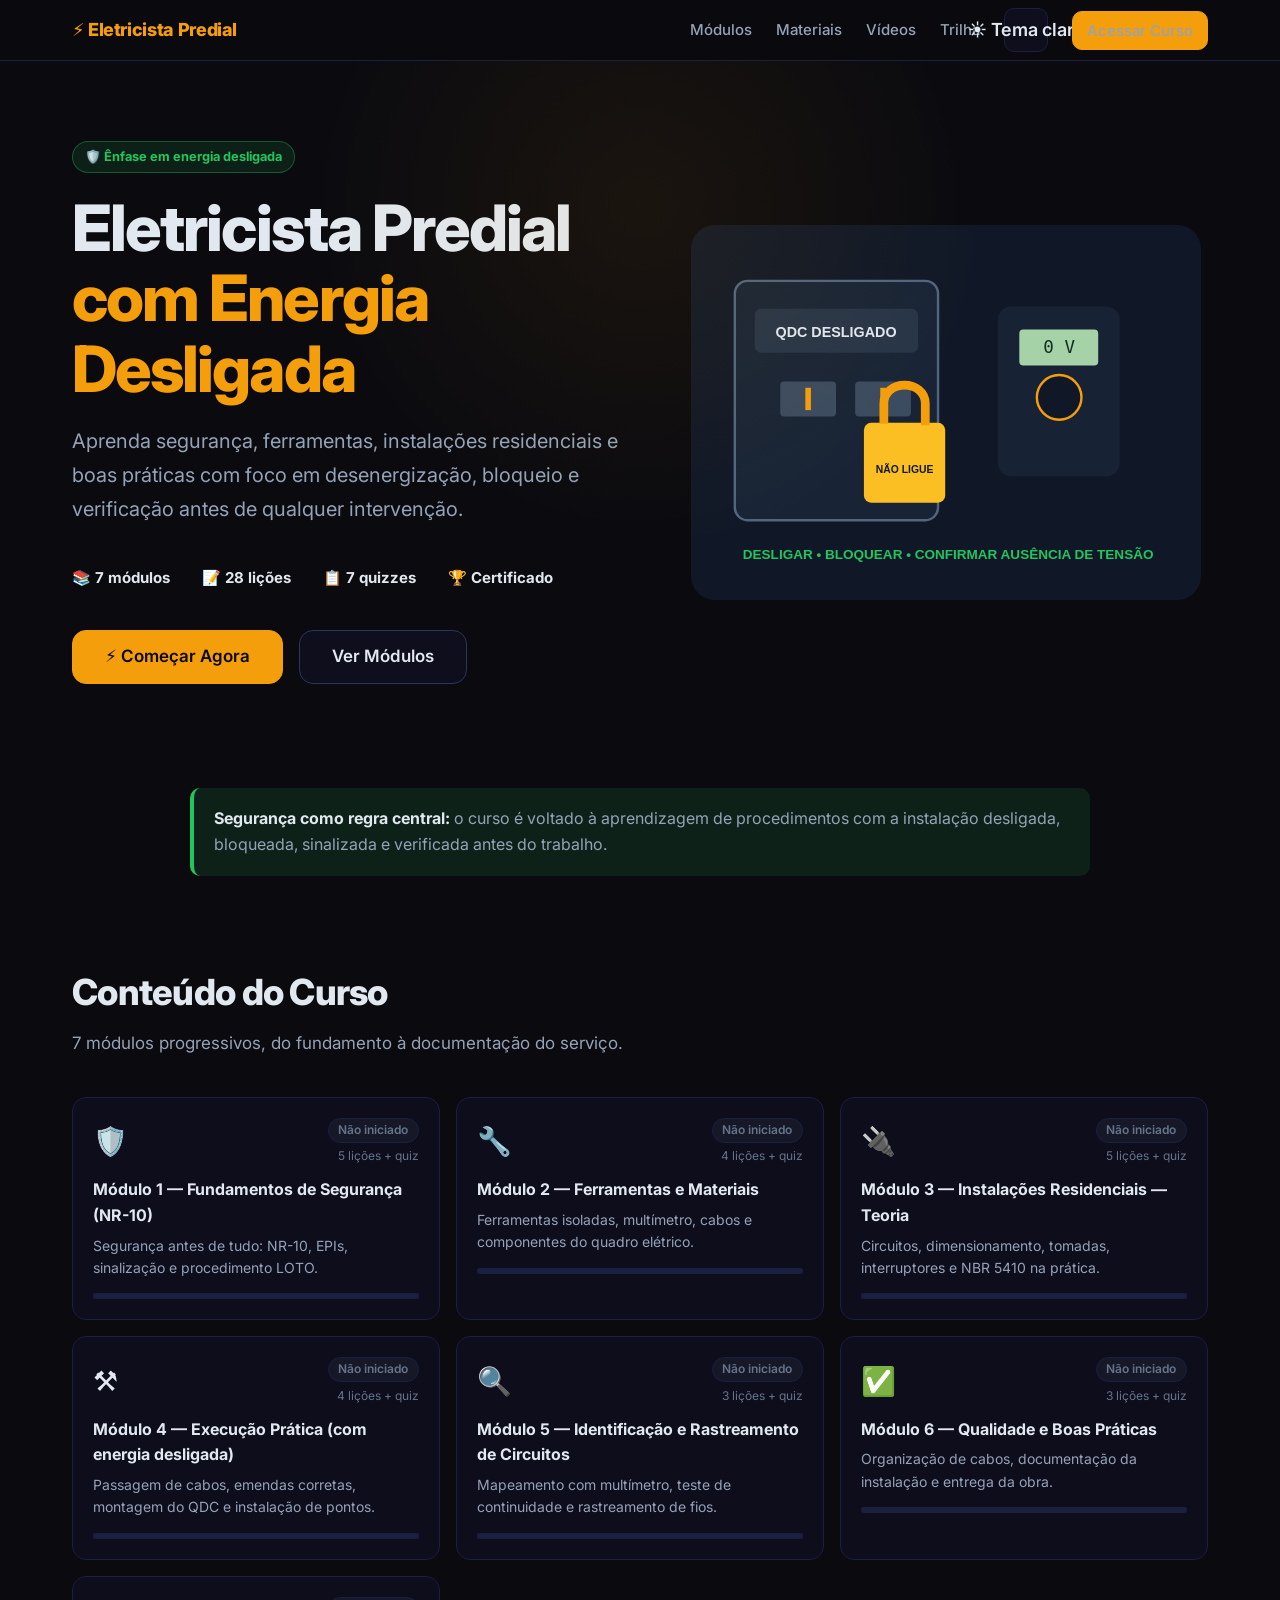
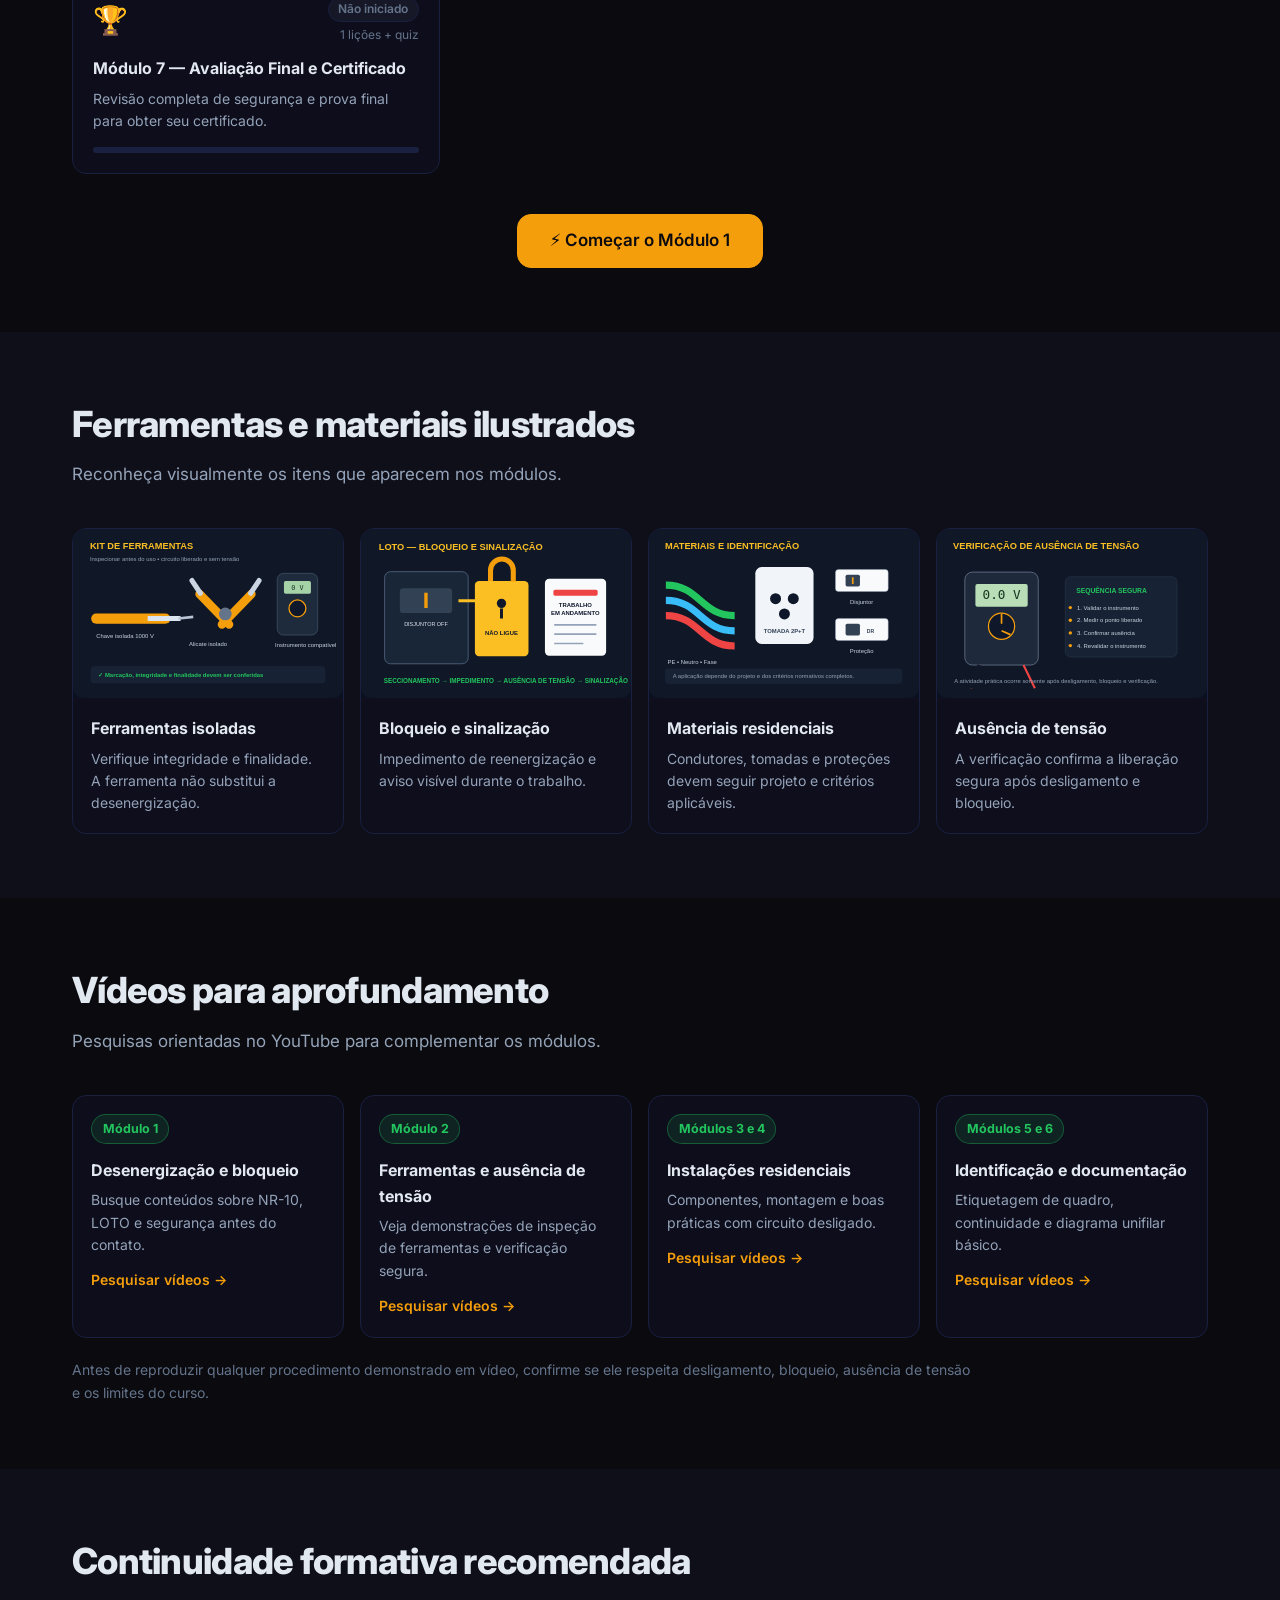
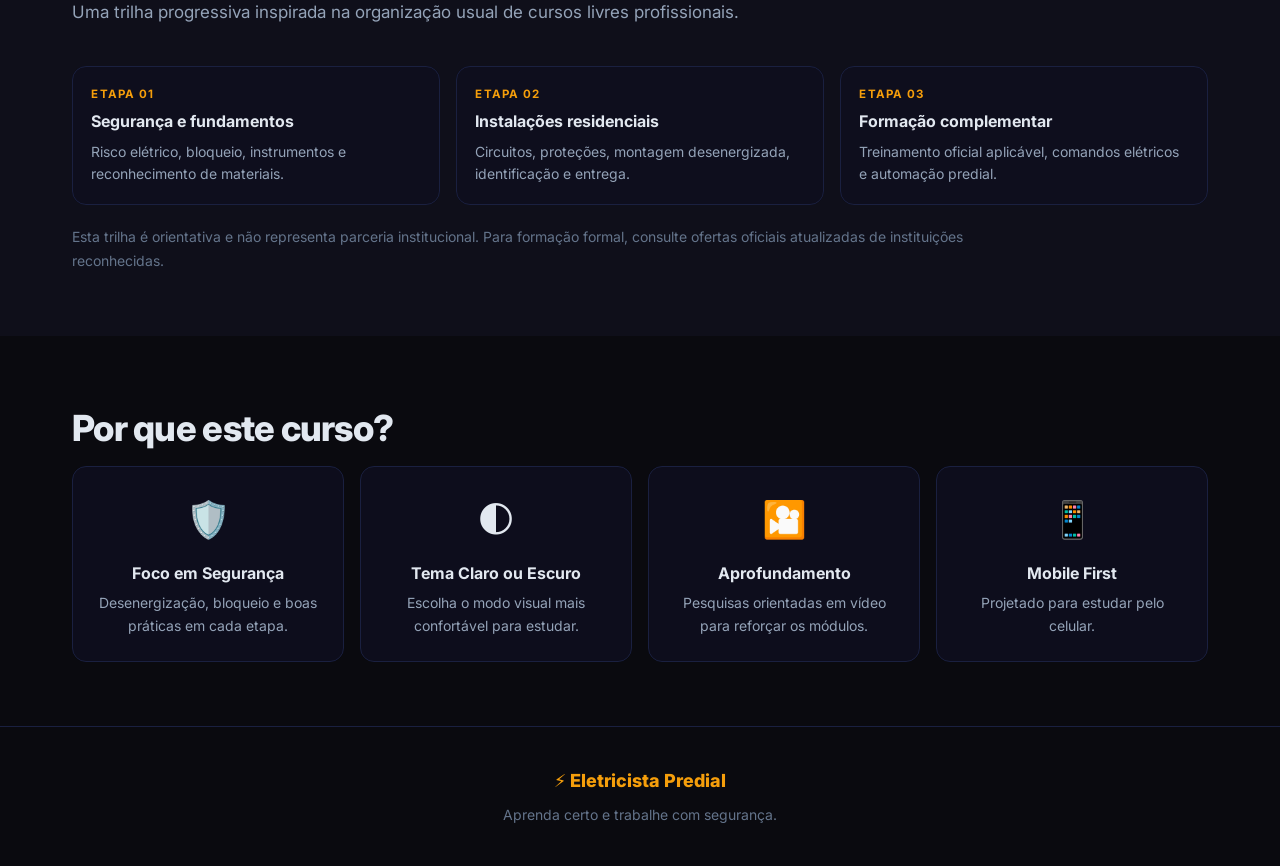
<file: curso.html>
<!DOCTYPE html>
<html lang="pt-BR">
<head>
<meta charset="utf-8">
<meta name="viewport" content="width=device-width, initial-scale=1">
<title>Curso — Eletricista Predial com Ênfase em Energia Desligada</title>
<link rel="preconnect" href="https://fonts.googleapis.com">
<link rel="preconnect" href="https://fonts.gstatic.com" crossorigin>
<link href="https://fonts.googleapis.com/css2?family=Inter:wght@400;500;600;700;800&display=swap" rel="stylesheet">
<link rel="stylesheet" href="style.css">
<script>(function(){ var t=localStorage.getItem('eletricista_theme')||'dark'; document.documentElement.setAttribute('data-theme',t); })();</script>
</head>
<body class="curso-body">

<header class="curso-topbar">
  <div class="curso-topbar__left">
    <button class="btn btn-secondary btn-sm" id="sidebarToggle" aria-label="Abrir menu">☰</button>
    <a href="index.html" class="curso-brand">⚡ Eletricista Predial</a>
  </div>
  <div class="curso-topbar__center" id="topbarTitle">Selecione uma lição</div>
  <div class="curso-topbar__right">
    <div class="curso-progress-mini">
      <div class="progress-track" style="width:100px;">
        <div class="progress-fill" id="overallFill" style="width:0%"></div>
      </div>
      <span id="overallPct">0%</span>
    </div>
    <button class="theme-toggle" id="themeToggle" aria-label="Alternar tema">🌙</button>
  </div>
</header>

<div class="sidebar-overlay" id="overlay"></div>

<aside class="curso-sidebar" id="sidebar" aria-label="Módulos do curso">
  <div class="sidebar-header">
    <h2 class="sidebar-title">📚 Módulos</h2>
    <button class="btn btn-secondary btn-sm" id="sidebarClose">✕</button>
  </div>
  <div class="sidebar-overall">
    <div class="progress-track"><div class="progress-fill" id="sidebarFill" style="width:0%"></div></div>
    <span id="sidebarProgress">0 lições concluídas</span>
  </div>
  <nav class="sidebar-nav" id="sidebarNav"></nav>
</aside>

<main class="curso-main" id="main">
  <!-- lesson view -->
  <div id="lessonView" class="lesson-view">
    <div class="lesson-header">
      <div class="lesson-breadcrumb" id="breadcrumb"></div>
      <h1 class="lesson-title" id="lessonTitle"></h1>
      <div class="lesson-meta">
        <span class="lesson-duration" id="lessonDuration"></span>
        <span id="lessonBadge"></span>
      </div>
    </div>
    <div class="lesson-body anim-fade" id="lessonBody"></div>
    <div class="lesson-footer">
      <button class="btn btn-secondary" id="prevBtn">← Anterior</button>
      <button class="btn btn-success" id="doneBtn">✓ Concluir Lição</button>
      <button class="btn btn-primary" id="nextBtn">Próxima →</button>
    </div>
  </div>

  <!-- module intro view -->
  <div id="moduleView" class="lesson-view hidden">
    <div class="module-intro-card panel" id="moduleCard"></div>
  </div>

  <!-- quiz view -->
  <div id="quizView" class="quiz-view hidden">
    <div class="quiz-header">
      <h2 class="quiz-title" id="quizTitle"></h2>
      <p class="quiz-subtitle">Responda todas as questões para concluir o módulo</p>
      <div class="quiz-progress">
        <span id="quizProgressText">Questão 1 de 1</span>
        <div class="progress-track" style="margin-top:0.4rem;"><div class="progress-fill" id="quizProgressFill" style="width:0%"></div></div>
      </div>
    </div>
    <div id="quizBody"></div>
    <div class="quiz-footer" id="quizFooter">
      <button class="btn btn-primary btn-full" id="confirmBtn">Confirmar Resposta</button>
    </div>
    <div class="quiz-result panel hidden" id="quizResult">
      <div class="quiz-result__score" id="quizScore"></div>
      <p class="quiz-result__msg" id="quizMsg"></p>
      <div class="quiz-result__actions">
        <button class="btn btn-secondary" id="retryBtn">🔄 Repetir Quiz</button>
        <button class="btn btn-primary" id="nextModBtn">Próximo Módulo →</button>
      </div>
    </div>
  </div>

  <!-- certificate teaser -->
  <div id="certTeaser" class="certificate-teaser panel hidden">
    <span class="certificate-teaser__icon">🏆</span>
    <h2>Parabéns! Curso Concluído!</h2>
    <p>Você completou todos os módulos e está apto a emitir seu certificado.</p>
    <a href="certificado.html" class="btn btn-primary btn-lg" style="margin-top:0.5rem;">🏅 Gerar Certificado</a>
  </div>
</main>

<script src="app.js"></script>
<script src="conteudo-part1.js"></script>
<script src="conteudo-part2.js"></script>
<script src="conteudo-part3.js"></script>
<script src="conteudo-part4.js"></script>
<script src="conteudo-part5.js"></script>
<script src="conteudo.js"></script>
<script>
(function() {
  'use strict';

  // theme toggle
  CourseApp.initTheme();
  var themeBtn = document.getElementById('themeToggle');
  function updateThemeBtn() { themeBtn.textContent = CourseApp.getTheme() === 'dark' ? '🌙' : '☀️'; }
  updateThemeBtn();
  themeBtn.addEventListener('click', function() {
    CourseApp.setTheme(CourseApp.getTheme() === 'dark' ? 'light' : 'dark');
    updateThemeBtn();
  });

  function qs(sel, ctx) { return (ctx||document).querySelector(sel); }
  function show(el) { el.classList.remove('hidden'); }
  function hide(el) { el.classList.add('hidden'); }

  // ─── routing ───────────────────────────────────────────────────────────────────
  // Hash formats: #m1  (module intro)  |  #m1/l1  (lesson)  |  #m1/quiz  (quiz)
  function parseHash() {
    const h = location.hash.slice(1) || 'm1';
    const parts = h.split('/');
    const mId = parseInt(parts[0].replace('m',''), 10) || 1;
    const sub  = parts[1] || null;
    return { mId, sub };
  }

  function go(mId, sub) {
    const newHash = sub ? `#m${mId}/${sub}` : `#m${mId}`;
    if (location.hash !== newHash) location.hash = newHash;
    else render();
  }

  window.addEventListener('hashchange', render);
  document.addEventListener('DOMContentLoaded', function() {
    // Redirect to register if no user
    if (!CourseApp.hasUser()) { location.href = 'index.html'; return; }
    buildSidebar();
    render();
    updateOverall();
  });

  // ─── render dispatcher ────────────────────────────────────────────────────────────────
  function render() {
    const { mId, sub } = parseHash();
    const mod = COURSE_DATA.modules.find(m => m.id === mId);
    if (!mod) { go(1); return; }

    hide(qs('#lessonView'));
    hide(qs('#moduleView'));
    hide(qs('#quizView'));
    hide(qs('#certTeaser'));

    if (!sub) {
      renderModuleIntro(mod);
    } else if (sub === 'quiz') {
      renderQuiz(mod);
    } else {
      const lId = parseInt(sub.replace('l',''), 10);
      const lesson = mod.lessons.find(l => l.id === lId);
      if (lesson) renderLesson(mod, lesson);
      else renderModuleIntro(mod);
    }

    updateSidebar(mId, sub);
    updateOverall();
  }

  // ─── module intro ────────────────────────────────────────────────────────────────────
  function renderModuleIntro(mod) {
    show(qs('#moduleView'));
    const p = CourseApp.getProgress();
    const pct = p.modulePercent(mod.id);
    const card = document.getElementById('moduleCard');
    card.innerHTML = `
      <span class="module-intro-icon">${mod.icon}</span>
      <p class="module-intro-label">Módulo ${mod.id}</p>
      <h2 class="module-intro-title">${mod.title}</h2>
      <p class="module-intro-desc">${mod.description}</p>
      <div class="progress-track" style="margin:0 auto 1rem;max-width:300px;">
        <div class="progress-fill" style="width:${pct}%"></div>
      </div>
      <p style="font-size:.875rem;color:var(--text-muted);margin-bottom:1.25rem;">${pct}% concluído</p>
      <button class="btn btn-primary btn-lg" onclick="startModule(${mod.id})">
        ${pct > 0 ? '▶ Continuar Módulo' : '▶ Iniciar Módulo'}
      </button>
      <div class="module-lessons-list">
        <h3>Lições deste módulo</h3>
        ${mod.lessons.map(l => {
          const done = p.isLessonDone(mod.id, l.id);
          return `<div class="module-lesson-item ${done?'done':''}" onclick="location.hash='#m${mod.id}/l${l.id}'">
            <span>${done ? '✓' : '○'}</span>
            <span>${mod.id}.${l.id} ${l.title}</span>
            <span style="font-size:.8125rem;color:var(--text-muted);margin-left:auto">${l.duration}</span>
          </div>`;
        }).join('')}
        <div class="module-lesson-item ${p.isQuizPassed(mod.id)?'done':''}" onclick="location.hash='#m${mod.id}/quiz'"
             style="color:var(--blue)">
          <span>${p.isQuizPassed(mod.id) ? '✓' : '📝'}</span>
          <span>Quiz do Módulo ${mod.id}</span>
        </div>
      </div>`;
    document.getElementById('topbarTitle').textContent = `Módulo ${mod.id} — ${mod.title}`;
  }

  window.startModule = function(mId) {
    const mod = COURSE_DATA.modules.find(m => m.id === mId);
    if (!mod) return;
    const p = CourseApp.getProgress();
    // Find first uncompleted lesson
    const first = mod.lessons.find(l => !p.isLessonDone(mId, l.id));
    if (first) go(mId, 'l' + first.id);
    else go(mId, 'quiz');
  };

  // ─── lesson render ────────────────────────────────────────────────────────────────────
  function renderLesson(mod, lesson) {
    show(qs('#lessonView'));
    const p = CourseApp.getProgress();
    const isDone = p.isLessonDone(mod.id, lesson.id);

    document.getElementById('breadcrumb').textContent = `Módulo ${mod.id} › Lição ${mod.id}.${lesson.id}`;
    document.getElementById('lessonTitle').textContent = lesson.title;
    document.getElementById('lessonDuration').textContent = `⏱ ${lesson.duration}`;
    document.getElementById('lessonBadge').innerHTML = isDone
      ? '<span class="badge badge-done">✓ Concluída</span>'
      : '<span class="badge badge-current">Em andamento</span>';
    const body = document.getElementById('lessonBody');
    body.innerHTML = lesson.content;
    body.classList.remove('anim-fade');
    void body.offsetWidth;
    body.classList.add('anim-fade');

    document.getElementById('topbarTitle').textContent = `${mod.id}.${lesson.id} ${lesson.title}`;

    // done button
    const doneBtn = document.getElementById('doneBtn');
    if (isDone) {
      doneBtn.textContent = '✓ Concluída';
      doneBtn.className = 'btn btn-success';
    } else {
      doneBtn.textContent = '✓ Concluir Lição';
      doneBtn.className = 'btn btn-primary';
    }
    doneBtn.onclick = function() {
      CourseApp.markLesson(mod.id, lesson.id);
      doneBtn.textContent = '✓ Concluída';
      doneBtn.className = 'btn btn-success';
      document.getElementById('lessonBadge').innerHTML = '<span class="badge badge-done">✓ Concluída</span>';
      updateOverall();
      updateSidebar(mod.id, 'l' + lesson.id);
      // Auto advance after brief delay
      setTimeout(() => { navigateNext(mod, lesson); }, 600);
    };

    // prev/next
    const { prevRoute, nextRoute } = getNavRoutes(mod, lesson);
    const prevBtn = document.getElementById('prevBtn');
    const nextBtn = document.getElementById('nextBtn');
    prevBtn.disabled = !prevRoute;
    nextBtn.disabled = !nextRoute;
    prevBtn.onclick = prevRoute ? () => { location.hash = prevRoute; } : null;
    nextBtn.onclick = nextRoute ? () => { location.hash = nextRoute; } : null;
  }

  function navigateNext(mod, lesson) {
    const { nextRoute } = getNavRoutes(mod, lesson);
    if (nextRoute) location.hash = nextRoute;
  }

  function getNavRoutes(mod, lesson) {
    const allMods = COURSE_DATA.modules;
    const mIdx = allMods.findIndex(m => m.id === mod.id);
    const lIdx = mod.lessons.findIndex(l => l.id === lesson.id);

    let prevRoute = null, nextRoute = null;

    if (lIdx > 0) {
      prevRoute = `#m${mod.id}/l${mod.lessons[lIdx-1].id}`;
    } else if (mIdx > 0) {
      const pm = allMods[mIdx-1];
      prevRoute = `#m${pm.id}/quiz`;
    }

    if (lIdx < mod.lessons.length - 1) {
      nextRoute = `#m${mod.id}/l${mod.lessons[lIdx+1].id}`;
    } else {
      nextRoute = `#m${mod.id}/quiz`;
    }

    return { prevRoute, nextRoute };
  }

  // ─── quiz ───────────────────────────────────────────────────────────────────────────
  function renderQuiz(mod) {
    show(qs('#quizView'));
    document.getElementById('quizTitle').textContent = `📝 Quiz — Módulo ${mod.id}: ${mod.title}`;
    document.getElementById('topbarTitle').textContent = `Quiz — Módulo ${mod.id}`;

    const questions = mod.quiz.questions;
    let current = 0;
    let answers = new Array(questions.length).fill(null);
    let submitted = false;

    hide(document.getElementById('quizResult'));
    show(document.getElementById('quizFooter'));

    function renderQ(idx) {
      const q = questions[idx];
      document.getElementById('quizProgressText').textContent = `Questão ${idx+1} de ${questions.length}`;
      document.getElementById('quizProgressFill').style.width = `${((idx+1)/questions.length)*100}%`;

      document.getElementById('quizBody').innerHTML = `
        <div class="question-card panel anim-fade">
          <p class="question-number">Questão ${idx+1} de ${questions.length}</p>
          <p class="question-text">${q.text}</p>
          <div class="question-options" id="opts">
            ${q.options.map((o,i) => `
              <button class="question-option ${answers[idx]===i?'selected':''}" data-i="${i}">${String.fromCharCode(65+i)}) ${o.text}</button>
            `).join('')}
          </div>
          <div class="question-feedback hidden" id="qfb"></div>
        </div>`;

      document.getElementById('opts').querySelectorAll('.question-option').forEach(btn => {
        btn.addEventListener('click', function() {
          if (submitted) return;
          answers[idx] = parseInt(this.dataset.i, 10);
          document.getElementById('opts').querySelectorAll('.question-option')
            .forEach(b => b.classList.toggle('selected', b === this));
        });
      });

      const confirmBtn = document.getElementById('confirmBtn');
      confirmBtn.textContent = 'Confirmar Resposta';
      submitted = false;
    }

    document.getElementById('confirmBtn').onclick = function() {
      if (!submitted) {
        if (answers[current] === null) {
          this.classList.add('anim-fade');
          return;
        }
        // show feedback
        submitted = true;
        const q = questions[current];
        const correct = q.options[answers[current]].correct;
        const fb = document.getElementById('qfb');
        fb.innerHTML = correct
          ? `<div class="alert alert-success">✅ <strong>Correto!</strong> ${q.explanation}</div>`
          : `<div class="alert alert-danger">❌ <strong>Incorreto.</strong> ${q.explanation}</div>`;
        fb.classList.remove('hidden');
        // style options
        document.getElementById('opts').querySelectorAll('.question-option').forEach((btn, i) => {
          btn.disabled = true;
          if (q.options[i].correct) btn.classList.add('correct');
          else if (i === answers[current]) btn.classList.add('wrong');
        });
        this.textContent = current < questions.length - 1 ? 'Próxima Questão →' : 'Ver Resultado';
      } else {
        current++;
        if (current < questions.length) {
          renderQ(current);
        } else {
          showResult();
        }
      }
    };

    function showResult() {
      hide(document.getElementById('quizFooter'));
      const score = answers.filter((a,i) => a !== null && questions[i].options[a].correct).length;
      const total = questions.length;
      const passed = CourseApp.saveQuiz(mod.id, score, total);
      const pct = Math.round((score/total)*100);

      document.getElementById('quizScore').textContent = `${score}/${total} — ${pct}%`;
      document.getElementById('quizMsg').textContent = passed
        ? `🎉 Aprovado! Mínimo de 60% atingido. Módulo concluído!`
        : `😓 Você precisa de pelo menos 60% para avançar. Tente novamente!`;
      document.getElementById('quizMsg').style.color = passed ? 'var(--green)' : 'var(--red)';

      const result = document.getElementById('quizResult');
      show(result);
      result.classList.add('anim-fade');

      const nextModBtn = document.getElementById('nextModBtn');
      if (!passed) {
        nextModBtn.disabled = true;
        nextModBtn.textContent = 'Repetir para avançar';
      } else {
        nextModBtn.disabled = false;
        const nextMod = COURSE_DATA.modules.find(m => m.id === mod.id + 1);
        if (nextMod) {
          nextModBtn.textContent = `Módulo ${nextMod.id}: ${nextMod.title} →`;
          nextModBtn.onclick = () => { location.hash = `#m${nextMod.id}`; };
        } else {
          nextModBtn.textContent = '🏆 Ver Certificado';
          nextModBtn.onclick = () => { location.href = 'certificado.html'; };
          // show cert teaser
          hide(qs('#quizView'));
          show(document.getElementById('certTeaser'));
        }
        updateOverall();
        updateSidebar(mod.id, 'quiz');
      }

      document.getElementById('retryBtn').onclick = () => {
        hide(result);
        show(document.getElementById('quizFooter'));
        current = 0;
        answers = new Array(questions.length).fill(null);
        submitted = false;
        renderQ(0);
      };
    }

    renderQ(0);
  }

  // ─── sidebar ───────────────────────────────────────────────────────────────────────────
  function buildSidebar() {
    const nav = document.getElementById('sidebarNav');
    nav.innerHTML = COURSE_DATA.modules.map(mod => `
      <div class="sidebar-module" data-mid="${mod.id}">
        <button class="sidebar-module__header" aria-expanded="false" data-mid="${mod.id}">
          <span class="sidebar-module__icon">${mod.icon}</span>
          <span class="sidebar-module__title">Módulo ${mod.id}</span>
          <span class="sidebar-module__chevron">▶</span>
        </button>
        <div class="sidebar-lessons hidden" id="sl-${mod.id}">
          ${mod.lessons.map(l => `
            <a class="sidebar-lesson" href="#m${mod.id}/l${l.id}" id="sl-${mod.id}-${l.id}">
              <span class="sidebar-lesson-icon">○</span>
              <span>${mod.id}.${l.id} ${l.title}</span>
            </a>`).join('')}
          <a class="sidebar-lesson sidebar-lesson-quiz" href="#m${mod.id}/quiz" id="sl-${mod.id}-quiz">
            <span class="sidebar-lesson-icon">📝</span>
            <span>Quiz do Módulo ${mod.id}</span>
          </a>
        </div>
      </div>`).join('');

    nav.querySelectorAll('.sidebar-module__header').forEach(btn => {
      btn.addEventListener('click', function() {
        const mid = this.dataset.mid;
        const lessons = document.getElementById('sl-' + mid);
        const expanded = this.getAttribute('aria-expanded') === 'true';
        this.setAttribute('aria-expanded', !expanded);
        this.querySelector('.sidebar-module__chevron').textContent = expanded ? '▶' : '▼';
        lessons.classList.toggle('hidden', expanded);
      });
    });

    // close sidebar on lesson click (mobile)
    nav.querySelectorAll('a').forEach(a => {
      a.addEventListener('click', () => {
        if (window.innerWidth < 1024) closeSidebar();
      });
    });
  }

  function updateSidebar(activeMid, activeSub) {
    const p = CourseApp.getProgress();
    COURSE_DATA.modules.forEach(mod => {
      mod.lessons.forEach(l => {
        const el = document.getElementById(`sl-${mod.id}-${l.id}`);
        if (!el) return;
        const done = p.isLessonDone(mod.id, l.id);
        el.classList.toggle('done', done);
        el.classList.toggle('active', mod.id === activeMid && activeSub === 'l'+l.id);
        el.querySelector('.sidebar-lesson-icon').textContent = done ? '✓' : '○';
      });
      const qEl = document.getElementById(`sl-${mod.id}-quiz`);
      if (qEl) {
        const passed = p.isQuizPassed(mod.id);
        qEl.classList.toggle('done', passed);
        qEl.classList.toggle('active', mod.id === activeMid && activeSub === 'quiz');
        qEl.querySelector('.sidebar-lesson-icon').textContent = passed ? '✓' : '📝';
      }
    });

    // expand active module
    const btn = document.querySelector(`.sidebar-module__header[data-mid="${activeMid}"]`);
    if (btn && btn.getAttribute('aria-expanded') !== 'true') {
      btn.click();
    }
  }

  function updateOverall() {
    const p = CourseApp.getProgress();
    document.getElementById('overallFill').style.width = p.overallPct + '%';
    document.getElementById('overallPct').textContent = p.overallPct + '%';
    document.getElementById('sidebarFill').style.width = p.overallPct + '%';
    document.getElementById('sidebarProgress').textContent = `${p.totalDone} de ${p.totalLessons} lições`;
  }

  // ─── sidebar toggle ─────────────────────────────────────────────────────────────────────────
  function openSidebar() {
    document.getElementById('sidebar').classList.add('open');
    document.getElementById('overlay').classList.add('visible');
    document.documentElement.style.setProperty('--sidebar-open', '1');
  }
  function closeSidebar() {
    document.getElementById('sidebar').classList.remove('open');
    document.getElementById('overlay').classList.remove('visible');
    document.documentElement.style.removeProperty('--sidebar-open');
  }
  document.getElementById('sidebarToggle').addEventListener('click', openSidebar);
  document.getElementById('sidebarClose').addEventListener('click', closeSidebar);
  document.getElementById('overlay').addEventListener('click', closeSidebar);
})();
</script>
</body>
</html>
</file>
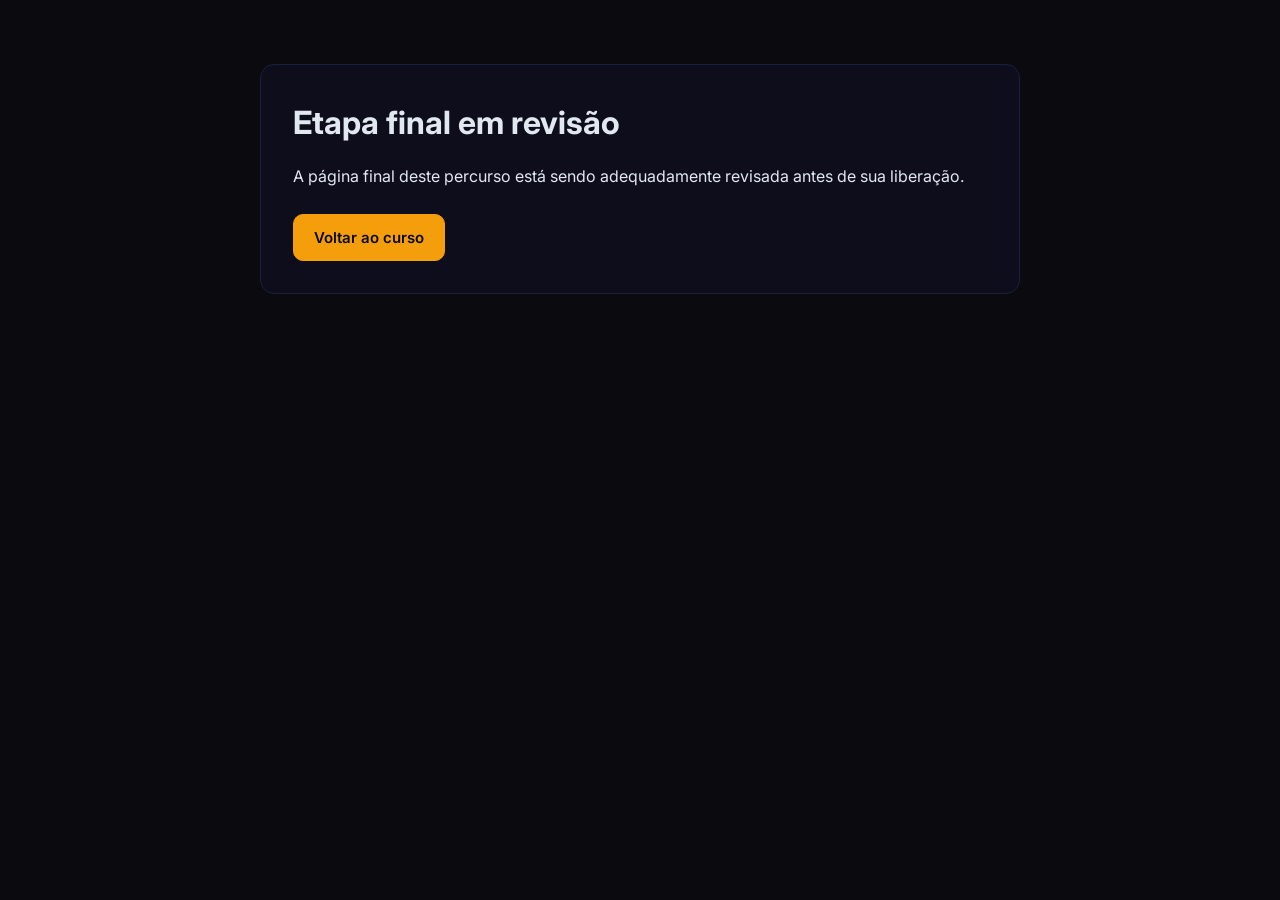
<file: encerramento.html>
<!DOCTYPE html><html lang="pt-BR" data-theme="dark"><head><meta charset="utf-8"><meta name="viewport" content="width=device-width, initial-scale=1"><title>Curso em revisão</title><link rel="stylesheet" href="style.css"><link rel="stylesheet" href="enhancements.css"></head><body><main class="section"><div class="container"><div class="panel" style="padding:2rem;max-width:760px;margin:0 auto"><h1>Etapa final em revisão</h1><p style="margin-top:1rem">A página final deste percurso está sendo adequadamente revisada antes de sua liberação.</p><p style="margin-top:1.5rem"><a class="btn btn-primary" href="curso.html">Voltar ao curso</a></p></div></div></main></body></html>
</file>
<file: style.css>
@import url('https://fonts.googleapis.com/css2?family=Inter:wght@400;500;600;700;800&display=swap');

:root {
  --bg-primary:    #0a0a0f;
  --bg-secondary:  #0f0f1a;
  --bg-panel:      rgba(15,15,30,0.92);
  --bg-panel-hover:rgba(20,20,40,0.96);
  --bg-input:      #0b1020;
  --border-dim:    #1a2040;
  --border-mid:    #2a3560;
  --border-bright: #3b5280;
  --text-primary:  #e2e8f0;
  --text-secondary:#94a3b8;
  --text-muted:    #64748b;
  --accent:        #f59e0b;
  --accent-dim:    rgba(245,158,11,0.12);
  --accent-bright: #fbbf24;
  --blue:          #3b82f6;
  --blue-dim:      rgba(59,130,246,0.12);
  --green:         #22c55e;
  --green-dim:     rgba(34,197,94,0.12);
  --red:           #ef4444;
  --red-dim:       rgba(239,68,68,0.12);
  --glass-blur:    blur(16px);
  --glass-border:  1px solid var(--border-dim);
  --font:          'Inter', system-ui, -apple-system, sans-serif;
  --font-mono:     'Courier New', monospace;
  --radius-sm:  6px;
  --radius-md:  10px;
  --radius-lg:  14px;
  --radius-xl:  20px;
  --radius-full:9999px;
  --transition: 0.18s ease;
  --transition-slow: 0.35s ease;
}

/* ─── LIGHT MODE ──────────────────────────────────────────────────────────── */

[data-theme="light"] {
  --bg-primary:     #f0f2f5;
  --bg-secondary:   #ffffff;
  --bg-panel:       rgba(255,255,255,0.97);
  --bg-panel-hover: rgba(245,247,250,0.99);
  --bg-input:       #f8f9fb;
  --border-dim:     #dde1ea;
  --border-mid:     #c4cbd8;
  --border-bright:  #a0acbe;
  --text-primary:   #1a1d2e;
  --text-secondary: #4a5068;
  --text-muted:     #7a8099;
  --glass-blur:     blur(12px);
  --glass-border:   1px solid var(--border-dim);
}
[data-theme="light"] .navbar {
  background: rgba(240,242,245,0.95);
}
[data-theme="light"] .sidebar-overlay {
  background: rgba(0,0,0,0.35);
}
[data-theme="light"] .curso-sidebar,
[data-theme="light"] .nav-mobile {
  background: #f8f9fb;
}
[data-theme="light"] .sidebar-module__header:hover,
[data-theme="light"] .sidebar-lesson:hover {
  background: rgba(0,0,0,0.04);
}
[data-theme="light"] .hero::before {
  background: radial-gradient(circle, rgba(245,158,11,0.1) 0%, transparent 70%);
}
[data-theme="light"] .cert-frame {
  background: linear-gradient(145deg, #f8f9fb 0%, #ffffff 100%);
  border-color: var(--accent);
}
[data-theme="light"] .lesson-body th {
  background: #eef0f4;
}
[data-theme="light"] .lesson-body tr:hover td {
  background: rgba(0,0,0,0.015);
}

*, *::before, *::after { box-sizing: border-box; margin: 0; padding: 0; }

html { scroll-behavior: smooth; }

body {
  font-family: var(--font);
  background: var(--bg-primary);
  color: var(--text-primary);
  line-height: 1.6;
  min-height: 100vh;
  -webkit-font-smoothing: antialiased;
  -moz-osx-font-smoothing: grayscale;
  transition: background-color 0.2s ease, color 0.2s ease;
}

a { color: var(--accent); text-decoration: none; transition: color var(--transition); }
a:hover { color: var(--accent-bright); }

img { display: block; max-width: 100%; }

/* ─── UTILITIES ──────────────────────────────────────────────────────────── */

.hidden { display: none !important; }

.panel {
  background: var(--bg-panel);
  border: var(--glass-border);
  border-radius: var(--radius-lg);
  backdrop-filter: var(--glass-blur);
  -webkit-backdrop-filter: var(--glass-blur);
}

.container {
  width: 100%;
  max-width: 1200px;
  margin: 0 auto;
  padding: 0 1rem;
}
@media(min-width:768px)  { .container { padding: 0 1.5rem; } }
@media(min-width:1024px) { .container { padding: 0 2rem; } }

/* ─── BUTTONS ────────────────────────────────────────────────────────────── */

.btn {
  display: inline-flex;
  align-items: center;
  justify-content: center;
  gap: 0.4rem;
  padding: 0.75rem 1.25rem;
  min-height: 44px;
  border-radius: var(--radius-md);
  border: 1px solid transparent;
  font-family: var(--font);
  font-size: 0.9375rem;
  font-weight: 600;
  cursor: pointer;
  transition: background var(--transition), border-color var(--transition), transform 0.1s, opacity var(--transition);
  white-space: nowrap;
  text-decoration: none;
  line-height: 1.4;
}
.btn:active { transform: scale(0.97); }
.btn:disabled { opacity: 0.45; cursor: not-allowed; pointer-events: none; }

.btn-primary {
  background: var(--accent);
  color: #0a0a0f;
  border-color: var(--accent);
}
.btn-primary:hover { background: var(--accent-bright); border-color: var(--accent-bright); color: #0a0a0f; }

.btn-secondary {
  background: var(--bg-panel);
  color: var(--text-primary);
  border-color: var(--border-mid);
}
.btn-secondary:hover { border-color: var(--border-bright); background: var(--bg-panel-hover); color: var(--text-primary); }

.btn-success {
  background: var(--green-dim);
  color: var(--green);
  border-color: var(--green);
}
.btn-success:hover { background: rgba(34,197,94,0.22); color: var(--green); }

.btn-danger {
  background: var(--red-dim);
  color: var(--red);
  border-color: var(--red);
}
.btn-danger:hover { background: rgba(239,68,68,0.22); color: var(--red); }

.btn-sm  { padding: 0.5rem 0.875rem; font-size: 0.8125rem; min-height: 36px; }
.btn-lg  { padding: 0.875rem 2rem; font-size: 1.0625rem; border-radius: var(--radius-lg); }
.btn-full { width: 100%; }

/* ─── BADGES ─────────────────────────────────────────────────────────────── */

.badge {
  display: inline-flex;
  align-items: center;
  gap: 0.25rem;
  padding: 0.2rem 0.6rem;
  border-radius: var(--radius-full);
  font-size: 0.75rem;
  font-weight: 600;
  line-height: 1.4;
}
.badge-done    { background: var(--green-dim);  color: var(--green);  border: 1px solid rgba(34,197,94,0.3);  }
.badge-current { background: var(--accent-dim); color: var(--accent); border: 1px solid rgba(245,158,11,0.3); }
.badge-locked  { background: rgba(100,116,139,0.1); color: var(--text-muted); border: 1px solid var(--border-dim); }
.badge-blue    { background: var(--blue-dim);   color: var(--blue);   border: 1px solid rgba(59,130,246,0.3); }

/* ─── ALERTS ─────────────────────────────────────────────────────────────── */

.alert {
  border-radius: var(--radius-md);
  padding: 1rem 1.25rem;
  border-left: 4px solid;
  margin: 1.25rem 0;
  line-height: 1.6;
  font-size: 0.9375rem;
}
.alert strong { display: block; margin-bottom: 0.25rem; }
.alert-danger  { border-color: var(--red);   background: var(--red-dim);   color: var(--text-primary); }
.alert-warning { border-color: var(--accent); background: var(--accent-dim); color: var(--text-primary); }
.alert-info    { border-color: var(--blue);  background: var(--blue-dim);  color: var(--text-primary); }
.alert-success { border-color: var(--green); background: var(--green-dim); color: var(--text-primary); }

/* ─── PROGRESS BAR ───────────────────────────────────────────────────────── */

.progress-track {
  height: 6px;
  background: var(--border-dim);
  border-radius: var(--radius-full);
  overflow: hidden;
}
.progress-fill {
  height: 100%;
  background: linear-gradient(90deg, var(--accent), var(--accent-bright));
  border-radius: var(--radius-full);
  transition: width var(--transition-slow);
  min-width: 0;
}

/* ─── ANIMATIONS ─────────────────────────────────────────────────────────── */

@keyframes fadeIn {
  from { opacity: 0; transform: translateY(10px); }
  to   { opacity: 1; transform: translateY(0); }
}
@keyframes slideLeft {
  from { opacity: 0; transform: translateX(-14px); }
  to   { opacity: 1; transform: translateX(0); }
}
@keyframes pulse {
  0%, 100% { opacity: 1; }
  50%       { opacity: 0.55; }
}
@keyframes shimmer {
  to { background-position: 200% center; }
}

.anim-fade { animation: fadeIn 0.4s ease; }
.anim-left { animation: slideLeft 0.35s ease; }

/* ═══════════════════════════════════════════════════════════════════════════
   LANDING PAGE (index.html)
   ═══════════════════════════════════════════════════════════════════════════ */

/* ─── NAVBAR ─────────────────────────────────────────────────────────────── */

.navbar {
  position: sticky;
  top: 0;
  z-index: 50;
  background: rgba(10,10,15,0.94);
  border-bottom: 1px solid var(--border-dim);
  backdrop-filter: blur(20px);
  -webkit-backdrop-filter: blur(20px);
}
.navbar .container {
  display: flex;
  align-items: center;
  justify-content: space-between;
  height: 60px;
}
.nav-brand {
  font-size: 1.125rem;
  font-weight: 800;
  color: var(--accent);
  letter-spacing: -0.02em;
}
.nav-links {
  display: none;
  align-items: center;
  gap: 1.5rem;
}
@media(min-width:768px) {
  .nav-links { display: flex; }
}
.nav-links a { color: var(--text-secondary); font-weight: 500; font-size: 0.9375rem; }
.nav-links a:hover { color: var(--text-primary); }
.hamburger {
  display: flex;
  align-items: center;
  justify-content: center;
  width: 44px; height: 44px;
  background: var(--bg-panel);
  border: 1px solid var(--border-dim);
  border-radius: var(--radius-md);
  font-size: 1.125rem;
  cursor: pointer;
  color: var(--text-primary);
  flex-shrink: 0;
}
.theme-toggle {
  display: flex;
  align-items: center;
  justify-content: center;
  width: 44px; height: 44px;
  background: var(--bg-panel);
  border: 1px solid var(--border-dim);
  border-radius: var(--radius-md);
  font-size: 1.125rem;
  cursor: pointer;
  color: var(--text-primary);
  transition: background var(--transition), border-color var(--transition);
  flex-shrink: 0;
}
.theme-toggle:hover { border-color: var(--accent); background: var(--accent-dim); }
@media(min-width:768px) { .hamburger { display: none; } }
.nav-mobile {
  display: none;
  flex-direction: column;
  gap: 0.5rem;
  padding: 1rem;
  border-top: 1px solid var(--border-dim);
  background: var(--bg-secondary);
}
.nav-mobile.open { display: flex; }
.nav-mobile a {
  padding: 0.75rem 1rem;
  border-radius: var(--radius-md);
  color: var(--text-secondary);
  font-weight: 500;
}
.nav-mobile a:hover { background: var(--bg-panel); color: var(--text-primary); }

/* ─── HERO ───────────────────────────────────────────────────────────────── */

.hero {
  position: relative;
  padding: 5rem 0 4rem;
  text-align: center;
  overflow: hidden;
}
.hero::before {
  content: '';
  position: absolute;
  top: -30%;
  left: 50%;
  transform: translateX(-50%);
  width: 700px;
  height: 700px;
  background: radial-gradient(circle, rgba(245,158,11,0.07) 0%, transparent 70%);
  pointer-events: none;
}
.hero-badge {
  display: inline-flex;
  align-items: center;
  gap: 0.5rem;
  padding: 0.375rem 1rem;
  background: var(--accent-dim);
  border: 1px solid rgba(245,158,11,0.3);
  border-radius: var(--radius-full);
  font-size: 0.8125rem;
  font-weight: 600;
  color: var(--accent);
  margin-bottom: 1.5rem;
  letter-spacing: 0.01em;
}
.hero-title {
  font-size: clamp(2.25rem, 6vw, 4rem);
  font-weight: 800;
  line-height: 1.1;
  letter-spacing: -0.03em;
  margin-bottom: 1.25rem;
  color: var(--text-primary);
}
.hero-accent { color: var(--accent); }
.hero-subtitle {
  font-size: clamp(1rem, 2.5vw, 1.25rem);
  color: var(--text-secondary);
  max-width: 600px;
  margin: 0 auto 2.5rem;
  line-height: 1.7;
}
.hero-stats {
  display: flex;
  flex-wrap: wrap;
  justify-content: center;
  gap: 1rem 2rem;
  margin-bottom: 2.5rem;
}
.hero-stats .stat {
  color: var(--text-secondary);
  font-size: 0.9375rem;
}
.hero-stats .stat strong { color: var(--text-primary); }
.hero-cta {
  display: flex;
  flex-wrap: wrap;
  justify-content: center;
  gap: 1rem;
}

/* ─── SAFETY BANNER ──────────────────────────────────────────────────────── */

.safety-banner { padding: 1.5rem 0; }
.safety-banner__inner {
  display: flex;
  align-items: center;
  gap: 1.25rem;
  padding: 1.25rem 1.5rem;
  border-left: 4px solid var(--accent);
}
.safety-banner__icon { font-size: 2.5rem; flex-shrink: 0; }
.safety-banner__inner h3 {
  font-size: 1.0625rem;
  font-weight: 700;
  color: var(--accent);
  margin-bottom: 0.25rem;
}
.safety-banner__inner p { color: var(--text-secondary); font-size: 0.9375rem; }

/* ─── SECTIONS ───────────────────────────────────────────────────────────── */

.section { padding: 4rem 0; }
.section-alt { background: var(--bg-secondary); padding: 4rem 0; }
.section-title {
  font-size: clamp(1.5rem, 4vw, 2.25rem);
  font-weight: 800;
  letter-spacing: -0.02em;
  margin-bottom: 0.5rem;
}
.section-subtitle {
  color: var(--text-secondary);
  font-size: 1.0625rem;
  margin-bottom: 2.5rem;
}

/* ─── MODULES GRID ───────────────────────────────────────────────────────── */

.modules-grid {
  display: grid;
  grid-template-columns: repeat(auto-fill, minmax(280px, 1fr));
  gap: 1rem;
  margin-bottom: 2.5rem;
}
.module-card {
  padding: 1.25rem;
  transition: border-color var(--transition), transform var(--transition);
  cursor: pointer;
}
.module-card:hover { border-color: var(--accent); transform: translateY(-2px); }
.module-card__header {
  display: flex;
  align-items: center;
  justify-content: space-between;
  margin-bottom: 0.75rem;
}
.module-card__icon { font-size: 1.75rem; }
.module-card__meta { display: flex; flex-direction: column; align-items: flex-end; gap: 0.2rem; }
.module-card__lessons { font-size: 0.75rem; color: var(--text-muted); }
.module-card__title { font-size: 1rem; font-weight: 700; margin-bottom: 0.375rem; }
.module-card__desc { font-size: 0.875rem; color: var(--text-secondary); margin-bottom: 0.875rem; }
.modules-cta { text-align: center; }

/* ─── FEATURES GRID ──────────────────────────────────────────────────────── */

.features-grid {
  display: grid;
  grid-template-columns: repeat(auto-fill, minmax(220px, 1fr));
  gap: 1rem;
}
.feature {
  padding: 1.5rem;
  text-align: center;
  transition: border-color var(--transition);
}
.feature:hover { border-color: var(--border-bright); }
.feature__icon { font-size: 2.25rem; display: block; margin-bottom: 0.75rem; }
.feature h3 { font-size: 1rem; font-weight: 700; margin-bottom: 0.375rem; }
.feature p { font-size: 0.875rem; color: var(--text-secondary); }

/* ─── FOOTER ─────────────────────────────────────────────────────────────── */

.footer {
  border-top: 1px solid var(--border-dim);
  padding: 2.5rem 0;
  text-align: center;
}
.footer__brand {
  font-size: 1.125rem;
  font-weight: 800;
  color: var(--accent);
  margin-bottom: 0.5rem;
}
.footer__copy { color: var(--text-muted); font-size: 0.875rem; }

/* ─── REGISTER MODAL ─────────────────────────────────────────────────────── */

.modal-overlay {
  position: fixed;
  inset: 0;
  background: rgba(0,0,0,0.75);
  backdrop-filter: blur(4px);
  z-index: 100;
  display: flex;
  align-items: center;
  justify-content: center;
  padding: 1rem;
}
.modal {
  width: 100%;
  max-width: 440px;
  padding: 2rem;
  animation: fadeIn 0.3s ease;
}
.modal-title {
  font-size: 1.375rem;
  font-weight: 800;
  margin-bottom: 0.375rem;
}
.modal-subtitle {
  color: var(--text-secondary);
  font-size: 0.9375rem;
  margin-bottom: 1.75rem;
}
.form-group { margin-bottom: 1.25rem; }
.form-label {
  display: block;
  font-size: 0.875rem;
  font-weight: 600;
  color: var(--text-secondary);
  margin-bottom: 0.4rem;
}
.form-input {
  width: 100%;
  padding: 0.75rem 1rem;
  background: var(--bg-input);
  border: 1px solid var(--border-mid);
  border-radius: var(--radius-md);
  color: var(--text-primary);
  font-family: var(--font);
  font-size: 1rem;
  transition: border-color var(--transition);
  outline: none;
}
.form-input:focus { border-color: var(--accent); }
.form-input::placeholder { color: var(--text-muted); }
.form-error {
  display: none;
  font-size: 0.8125rem;
  color: var(--red);
  margin-top: 0.3rem;
}
.form-error.show { display: block; }
.form-hint {
  font-size: 0.8125rem;
  color: var(--text-muted);
  margin-top: 0.3rem;
}

/* ═══════════════════════════════════════════════════════════════════════════
   CURSO PAGE (curso.html)
   ═══════════════════════════════════════════════════════════════════════════ */

.curso-body {
  height: 100vh;
  overflow: hidden;
  display: flex;
  flex-direction: column;
}

/* ─── TOP BAR ────────────────────────────────────────────────────────────── */

.curso-topbar {
  height: 56px;
  flex-shrink: 0;
  display: flex;
  align-items: center;
  justify-content: space-between;
  padding: 0 1rem;
  background: var(--bg-panel);
  border-bottom: var(--glass-border);
  backdrop-filter: var(--glass-blur);
  position: relative;
  z-index: 40;
  gap: 1rem;
}
.curso-topbar__left {
  display: flex;
  align-items: center;
  gap: 0.75rem;
  flex-shrink: 0;
}
.curso-brand {
  font-weight: 800;
  font-size: 1rem;
  color: var(--accent);
}
.curso-brand:hover { color: var(--accent-bright); }
.curso-topbar__center {
  flex: 1;
  text-align: center;
  font-size: 0.8125rem;
  color: var(--text-muted);
  white-space: nowrap;
  overflow: hidden;
  text-overflow: ellipsis;
  display: none;
}
@media(min-width:640px) { .curso-topbar__center { display: block; } }
.curso-topbar__right {
  display: flex;
  align-items: center;
  gap: 0.625rem;
  flex-shrink: 0;
}
.curso-progress-mini {
  display: flex;
  align-items: center;
  gap: 0.5rem;
  font-size: 0.8125rem;
  color: var(--text-muted);
}

/* ─── SIDEBAR ────────────────────────────────────────────────────────────── */

.sidebar-overlay {
  display: none;
  position: fixed;
  inset: 0;
  z-index: 29;
  background: rgba(0,0,0,0.65);
  backdrop-filter: blur(2px);
}
.sidebar-overlay.visible { display: block; }

.curso-sidebar {
  position: fixed;
  top: 56px;
  left: 0;
  bottom: 0;
  width: 280px;
  z-index: 30;
  background: var(--bg-secondary);
  border-right: var(--glass-border);
  display: flex;
  flex-direction: column;
  overflow: hidden;
  transform: translateX(-100%);
  transition: transform var(--transition-slow);
}
.curso-sidebar.open { transform: translateX(0); }
@media(min-width:1024px) {
  .curso-sidebar { transform: translateX(0); }
}

.sidebar-header {
  display: flex;
  align-items: center;
  justify-content: space-between;
  padding: 1rem 1.25rem;
  border-bottom: var(--glass-border);
  flex-shrink: 0;
}
.sidebar-title { font-size: 0.9375rem; font-weight: 700; }
.sidebar-header .btn-sm { display: block; }
@media(min-width:1024px) { .sidebar-header .btn-sm { display: none; } }

.sidebar-overall {
  padding: 0.75rem 1.25rem;
  border-bottom: var(--glass-border);
  display: flex;
  flex-direction: column;
  gap: 0.4rem;
  flex-shrink: 0;
}
.sidebar-overall span { font-size: 0.75rem; color: var(--text-muted); }

.sidebar-nav {
  flex: 1;
  overflow-y: auto;
  padding: 0.5rem;
  scrollbar-width: thin;
  scrollbar-color: var(--border-dim) transparent;
}
.sidebar-nav::-webkit-scrollbar { width: 4px; }
.sidebar-nav::-webkit-scrollbar-track { background: transparent; }
.sidebar-nav::-webkit-scrollbar-thumb { background: var(--border-dim); border-radius: 4px; }

.sidebar-module { margin-bottom: 0.25rem; }
.sidebar-module__header {
  width: 100%;
  display: flex;
  align-items: center;
  gap: 0.5rem;
  padding: 0.75rem;
  min-height: 44px;
  border-radius: var(--radius-md);
  background: none;
  border: none;
  color: var(--text-primary);
  cursor: pointer;
  text-align: left;
  font-weight: 600;
  font-size: 0.8125rem;
  transition: background var(--transition);
  line-height: 1.4;
}
.sidebar-module__header:hover { background: rgba(255,255,255,0.04); }
.sidebar-module__icon { flex-shrink: 0; font-size: 1rem; }
.sidebar-module__title { flex: 1; }
.sidebar-module__chevron {
  font-size: 0.625rem;
  color: var(--text-muted);
  flex-shrink: 0;
  transition: transform var(--transition);
}
.sidebar-module__header[aria-expanded="false"] .sidebar-module__chevron { transform: rotate(-90deg); }

.sidebar-lessons { overflow: hidden; }
.sidebar-lesson {
  display: flex;
  align-items: center;
  gap: 0.4rem;
  padding: 0.625rem 0.75rem 0.625rem 2rem;
  min-height: 40px;
  border-radius: var(--radius-sm);
  font-size: 0.8125rem;
  color: var(--text-muted);
  transition: background var(--transition), color var(--transition);
  line-height: 1.4;
}
.sidebar-lesson:hover { background: rgba(255,255,255,0.04); color: var(--text-primary); }
.sidebar-lesson.active { color: var(--accent); font-weight: 600; background: var(--accent-dim); }
.sidebar-lesson.done   { color: var(--green); }
.sidebar-lesson-icon { font-size: 0.75rem; flex-shrink: 0; }
.sidebar-lesson-quiz {
  padding-left: 2rem;
  color: var(--blue);
  font-weight: 500;
}
.sidebar-lesson-quiz:hover { background: var(--blue-dim); color: var(--blue); }
.sidebar-lesson-quiz.active { background: var(--blue-dim); }
.sidebar-lesson-quiz.done { color: var(--green); }

/* ─── MAIN CONTENT ───────────────────────────────────────────────────────── */

.curso-main {
  flex: 1;
  overflow-y: auto;
  padding: 1.5rem 1rem;
  scrollbar-width: thin;
  scrollbar-color: var(--border-dim) transparent;
}
@media(min-width:1024px) {
  .curso-main {
    margin-left: 280px;
    padding: 2rem 2.5rem;
  }
}
.curso-main::-webkit-scrollbar { width: 4px; }
.curso-main::-webkit-scrollbar-track { background: transparent; }
.curso-main::-webkit-scrollbar-thumb { background: var(--border-dim); border-radius: 4px; }

.lesson-view, .quiz-view { max-width: 780px; margin: 0 auto; }

/* ─── LESSON ─────────────────────────────────────────────────────────────── */

.lesson-header { margin-bottom: 1.75rem; }
.lesson-breadcrumb {
  font-size: 0.8125rem;
  color: var(--text-muted);
  margin-bottom: 0.5rem;
}
.lesson-title {
  font-size: clamp(1.375rem, 3.5vw, 2rem);
  font-weight: 800;
  letter-spacing: -0.02em;
  line-height: 1.2;
  margin-bottom: 0.625rem;
}
.lesson-meta {
  display: flex;
  align-items: center;
  gap: 0.75rem;
}
.lesson-duration { font-size: 0.8125rem; color: var(--text-muted); }

.lesson-body {
  font-size: 0.9375rem;
  line-height: 1.75;
  color: var(--text-secondary);
}
.lesson-body p { margin-bottom: 1rem; }
.lesson-body strong { color: var(--text-primary); font-weight: 600; }
.lesson-body em { color: var(--accent); font-style: normal; font-weight: 500; }
.lesson-body h2 { font-size: 1.1875rem; font-weight: 700; color: var(--text-primary); margin: 1.75rem 0 0.75rem; border-bottom: 1px solid var(--border-dim); padding-bottom: 0.4rem; }
.lesson-body h3 { font-size: 1rem; font-weight: 700; color: var(--text-primary); margin: 1.25rem 0 0.5rem; }
.lesson-body ul, .lesson-body ol { padding-left: 1.5rem; margin-bottom: 1rem; }
.lesson-body li { margin-bottom: 0.375rem; }
.lesson-body table { width: 100%; border-collapse: collapse; margin: 1.25rem 0; font-size: 0.875rem; }
.lesson-body th { background: var(--bg-input); color: var(--text-primary); font-weight: 600; padding: 0.625rem 0.875rem; text-align: left; border: 1px solid var(--border-mid); }
.lesson-body td { padding: 0.5rem 0.875rem; border: 1px solid var(--border-dim); color: var(--text-secondary); }
.lesson-body tr:hover td { background: rgba(255,255,255,0.02); }

/* Lesson content building blocks */
.lesson-intro {
  font-size: 1.0625rem;
  color: var(--text-secondary);
  margin-bottom: 1.5rem;
  padding: 1.25rem;
  background: var(--accent-dim);
  border-radius: var(--radius-md);
  border-left: 3px solid var(--accent);
  line-height: 1.7;
}
.lesson-section { margin-bottom: 2rem; }
.lesson-section-title {
  font-size: 1.1875rem;
  font-weight: 700;
  color: var(--accent);
  margin-bottom: 1rem;
  display: flex;
  align-items: center;
  gap: 0.5rem;
}
.lesson-list { list-style: none; padding: 0; }
.lesson-list li {
  padding: 0.5rem 0;
  padding-left: 1.25rem;
  position: relative;
  border-bottom: 1px solid var(--border-dim);
  color: var(--text-secondary);
  font-size: 0.9375rem;
}
.lesson-list li:last-child { border-bottom: none; }
.lesson-list li::before { content: '⚡'; position: absolute; left: 0; font-size: 0.75rem; }

.concept-grid {
  display: grid;
  grid-template-columns: repeat(auto-fill, minmax(200px, 1fr));
  gap: 0.875rem;
  margin: 1rem 0;
}
.concept-card {
  padding: 1.125rem;
  transition: border-color var(--transition);
}
.concept-card:hover { border-color: var(--border-bright); }
.concept-card__icon { font-size: 1.75rem; display: block; margin-bottom: 0.5rem; }
.concept-card h3 { font-size: 0.9375rem; font-weight: 700; color: var(--text-primary); margin-bottom: 0.375rem; }
.concept-card p { font-size: 0.8125rem; color: var(--text-secondary); }

.key-points-card {
  padding: 0.25rem 1rem;
  margin: 1rem 0;
}
.key-point {
  display: flex;
  gap: 0.875rem;
  padding: 0.75rem 0;
  border-bottom: 1px solid var(--border-dim);
  align-items: flex-start;
}
.key-point:last-child { border-bottom: none; }
.key-point__icon { font-size: 1.375rem; flex-shrink: 0; margin-top: 0.1rem; }
.key-point strong { display: block; color: var(--text-primary); font-weight: 600; margin-bottom: 0.2rem; font-size: 0.9375rem; }
.key-point p { font-size: 0.875rem; color: var(--text-secondary); margin: 0; }

.steps-list { list-style: none; padding: 0; counter-reset: step; }
.steps-list li {
  counter-increment: step;
  display: flex;
  gap: 1rem;
  padding: 0.875rem 0;
  border-bottom: 1px solid var(--border-dim);
  align-items: flex-start;
  font-size: 0.9375rem;
  color: var(--text-secondary);
}
.steps-list li:last-child { border-bottom: none; }
.steps-list li::before {
  content: counter(step);
  display: flex;
  align-items: center;
  justify-content: center;
  width: 28px;
  height: 28px;
  min-width: 28px;
  background: var(--accent-dim);
  border: 1px solid rgba(245,158,11,0.3);
  border-radius: var(--radius-full);
  color: var(--accent);
  font-weight: 700;
  font-size: 0.8125rem;
}

.summary-section {
  background: var(--bg-input);
  border-radius: var(--radius-md);
  border: 1px solid var(--border-mid);
  padding: 1.25rem;
  margin-top: 2rem;
}
.summary-section h2 { font-size: 1rem; font-weight: 700; color: var(--text-primary); margin-bottom: 0.875rem; }
.summary-list { list-style: none; padding: 0; }
.summary-list li {
  padding: 0.4rem 0;
  padding-left: 1.5rem;
  position: relative;
  color: var(--text-secondary);
  font-size: 0.9375rem;
  border-bottom: 1px solid var(--border-dim);
}
.summary-list li:last-child { border-bottom: none; }
.summary-list li::before {
  content: '→';
  position: absolute;
  left: 0;
  color: var(--accent);
  font-weight: 700;
}

.epi-grid {
  display: grid;
  grid-template-columns: repeat(auto-fill, minmax(240px, 1fr));
  gap: 0.875rem;
  margin: 1rem 0;
}
.epi-card {
  padding: 1.125rem;
  display: flex;
  gap: 0.875rem;
  align-items: flex-start;
  transition: border-color var(--transition);
}
.epi-card:hover { border-color: var(--accent); }
.epi-card__icon { font-size: 2rem; flex-shrink: 0; }
.epi-card h3 { font-size: 0.9375rem; font-weight: 700; color: var(--text-primary); margin-bottom: 0.25rem; }
.epi-card p { font-size: 0.8125rem; color: var(--text-secondary); }

.loto-steps {
  background: var(--bg-input);
  border-radius: var(--radius-md);
  border: 1px solid var(--border-mid);
  overflow: hidden;
  margin: 1rem 0;
}
.loto-step {
  display: flex;
  align-items: flex-start;
  gap: 1rem;
  padding: 0.875rem 1.25rem;
  border-bottom: 1px solid var(--border-dim);
  font-size: 0.9375rem;
}
.loto-step:last-child { border-bottom: none; }
.loto-step-num {
  width: 28px;
  height: 28px;
  min-width: 28px;
  display: flex;
  align-items: center;
  justify-content: center;
  border-radius: var(--radius-full);
  font-weight: 700;
  font-size: 0.8125rem;
  flex-shrink: 0;
}
.loto-step-num.active { background: var(--accent-dim); color: var(--accent); border: 1px solid rgba(245,158,11,0.3); }
.loto-step-num.reverse { background: var(--blue-dim); color: var(--blue); border: 1px solid rgba(59,130,246,0.3); }
.loto-step-content strong { display: block; color: var(--text-primary); font-weight: 600; margin-bottom: 0.15rem; }
.loto-step-content span { font-size: 0.8125rem; color: var(--text-muted); }

.multimedida {
  background: var(--bg-input);
  border: 1px solid var(--border-mid);
  border-radius: var(--radius-md);
  padding: 1.25rem;
  margin: 1rem 0;
}
.multimedida h3 { font-size: 0.9375rem; font-weight: 700; color: var(--text-primary); margin-bottom: 0.75rem; }
.multimedida-row {
  display: flex;
  justify-content: space-between;
  align-items: center;
  padding: 0.5rem 0;
  border-bottom: 1px solid var(--border-dim);
  font-size: 0.875rem;
}
.multimedida-row:last-child { border-bottom: none; }
.multimedida-row span:first-child { color: var(--text-secondary); }
.multimedida-row span:last-child { font-weight: 600; color: var(--text-primary); }

/* ─── LESSON FOOTER ──────────────────────────────────────────────────────── */

.lesson-footer {
  display: flex;
  gap: 0.75rem;
  justify-content: space-between;
  align-items: center;
  margin-top: 2.5rem;
  padding-top: 1.5rem;
  border-top: 1px solid var(--border-dim);
  flex-wrap: wrap;
}

/* ─── QUIZ ───────────────────────────────────────────────────────────────── */

.quiz-header { margin-bottom: 1.75rem; }
.quiz-title { font-size: 1.5rem; font-weight: 800; margin-bottom: 0.375rem; }
.quiz-subtitle { color: var(--text-muted); font-size: 0.9375rem; margin-bottom: 1.25rem; }
.quiz-progress {
  display: flex;
  flex-direction: column;
  gap: 0.4rem;
}
.quiz-progress span { font-size: 0.8125rem; color: var(--text-muted); }

.question-card {
  padding: 1.5rem;
  margin-bottom: 0.5rem;
}
.question-number { font-size: 0.8125rem; color: var(--text-muted); margin-bottom: 0.625rem; font-weight: 600; text-transform: uppercase; letter-spacing: 0.05em; }
.question-text { font-size: 1.0625rem; font-weight: 600; margin-bottom: 1.25rem; line-height: 1.5; color: var(--text-primary); }
.question-options { display: flex; flex-direction: column; gap: 0.625rem; }
.question-option {
  text-align: left;
  padding: 0.875rem 1rem;
  min-height: 52px;
  border-radius: var(--radius-md);
  border: 1px solid var(--border-mid);
  background: var(--bg-input);
  color: var(--text-primary);
  cursor: pointer;
  font-size: 0.9375rem;
  font-family: var(--font);
  line-height: 1.5;
  transition: border-color var(--transition), background var(--transition);
  width: 100%;
  -webkit-tap-highlight-color: transparent;
}
.question-option:hover { border-color: var(--accent); background: var(--accent-dim); }
.question-option.selected { border-color: var(--blue); background: var(--blue-dim); font-weight: 500; }
.question-option.correct  { border-color: var(--green); background: var(--green-dim); font-weight: 600; }
.question-option.wrong    { border-color: var(--red);   background: var(--red-dim); }
.question-option:disabled { cursor: default; }

.question-feedback { margin-top: 1rem; }

.quiz-footer {
  margin-top: 1.25rem;
  padding-top: 1.25rem;
  border-top: 1px solid var(--border-dim);
}

.quiz-result {
  margin-top: 1.5rem;
  padding: 2rem;
  text-align: center;
}
.quiz-result__score {
  font-size: 2.5rem;
  font-weight: 800;
  color: var(--accent);
  margin-bottom: 0.5rem;
}
.quiz-result__msg {
  color: var(--text-secondary);
  font-size: 1.0625rem;
  margin-bottom: 1.5rem;
}
.quiz-result__actions {
  display: flex;
  gap: 0.75rem;
  justify-content: center;
  flex-wrap: wrap;
}

/* ─── CERTIFICATE TEASER ─────────────────────────────────────────────────── */

.certificate-teaser {
  text-align: center;
  padding: 3rem 2rem;
  max-width: 500px;
  margin: 2rem auto;
}
.certificate-teaser__icon { font-size: 4rem; display: block; margin-bottom: 1rem; }
.certificate-teaser h2 { font-size: 1.5rem; font-weight: 800; margin-bottom: 0.5rem; }
.certificate-teaser p { color: var(--text-secondary); margin-bottom: 1.5rem; }

/* ─── MODULE INTRO CARD ──────────────────────────────────────────────────── */

.module-intro-card {
  padding: 2rem;
  margin-bottom: 1.5rem;
  text-align: center;
  border-color: var(--accent);
}
.module-intro-icon { font-size: 3.5rem; display: block; margin-bottom: 0.75rem; }
.module-intro-label { font-size: 0.8125rem; color: var(--accent); font-weight: 600; text-transform: uppercase; letter-spacing: 0.08em; margin-bottom: 0.25rem; }
.module-intro-title { font-size: 1.75rem; font-weight: 800; margin-bottom: 0.5rem; }
.module-intro-desc { color: var(--text-secondary); max-width: 500px; margin: 0 auto 1.25rem; }
.module-lessons-list { text-align: left; margin-top: 1.25rem; }
.module-lessons-list h3 { font-size: 0.875rem; color: var(--text-muted); font-weight: 600; text-transform: uppercase; letter-spacing: 0.06em; margin-bottom: 0.625rem; }
.module-lesson-item {
  display: flex;
  align-items: center;
  gap: 0.625rem;
  padding: 0.5rem 0;
  border-bottom: 1px solid var(--border-dim);
  font-size: 0.9375rem;
  color: var(--text-secondary);
  cursor: pointer;
  transition: color var(--transition);
}
.module-lesson-item:last-child { border-bottom: none; }
.module-lesson-item:hover { color: var(--accent); }
.module-lesson-item.done { color: var(--green); }

/* ═══════════════════════════════════════════════════════════════════════════
   CERTIFICATE PAGE (certificado.html)
   ═══════════════════════════════════════════════════════════════════════════ */

.cert-body-wrapper {
  min-height: 100vh;
  display: flex;
  flex-direction: column;
  align-items: center;
  justify-content: center;
  padding: 2rem 1rem;
  background: var(--bg-primary);
}
.cert-actions {
  display: flex;
  gap: 0.75rem;
  margin-bottom: 1.5rem;
  flex-wrap: wrap;
  justify-content: center;
}
.cert-frame {
  width: 100%;
  max-width: 820px;
  background: linear-gradient(145deg, #0d0d20 0%, #151525 100%);
  border: 2px solid var(--accent);
  border-radius: var(--radius-xl);
  padding: 3rem 2.5rem;
  position: relative;
  overflow: hidden;
  text-align: center;
}
.cert-frame::before {
  content: '';
  position: absolute;
  inset: 10px;
  border: 1px solid rgba(245,158,11,0.2);
  border-radius: calc(var(--radius-xl) - 4px);
  pointer-events: none;
}
.cert-corner {
  position: absolute;
  width: 50px;
  height: 50px;
  border-color: var(--accent);
  border-style: solid;
  opacity: 0.4;
}
.cert-corner--tl { top: 18px; left: 18px; border-width: 2px 0 0 2px; }
.cert-corner--tr { top: 18px; right: 18px; border-width: 2px 2px 0 0; }
.cert-corner--bl { bottom: 18px; left: 18px; border-width: 0 0 2px 2px; }
.cert-corner--br { bottom: 18px; right: 18px; border-width: 0 2px 2px 0; }
.cert-logo { font-size: 3.5rem; display: block; margin-bottom: 0.75rem; }
.cert-label {
  letter-spacing: 0.3em;
  font-size: 0.75rem;
  color: var(--text-muted);
  text-transform: uppercase;
  margin-bottom: 0.5rem;
}
.cert-course-title {
  font-size: clamp(1.5rem, 4vw, 2.25rem);
  font-weight: 800;
  letter-spacing: -0.02em;
  color: var(--accent);
  line-height: 1.2;
  margin-bottom: 1.5rem;
}
.cert-certifies { color: var(--text-muted); margin-bottom: 0.5rem; font-size: 0.9375rem; }
.cert-student-name {
  font-size: clamp(1.75rem, 5vw, 2.75rem);
  font-weight: 800;
  color: var(--text-primary);
  border-bottom: 2px solid var(--accent);
  display: inline-block;
  padding-bottom: 0.375rem;
  margin-bottom: 1.75rem;
  letter-spacing: -0.02em;
}
.cert-body-text {
  max-width: 560px;
  margin: 0 auto 2rem;
  color: var(--text-secondary);
  line-height: 1.7;
  font-size: 0.9375rem;
}
.cert-stats {
  display: flex;
  justify-content: center;
  gap: 2.5rem;
  flex-wrap: wrap;
  margin: 2rem 0;
}
.cert-stat { display: flex; flex-direction: column; align-items: center; gap: 0.2rem; }
.cert-stat strong { font-size: 1.375rem; color: var(--accent); font-weight: 800; }
.cert-stat span { font-size: 0.75rem; color: var(--text-muted); }
.cert-divider { width: 200px; height: 1px; background: var(--border-mid); margin: 1.5rem auto 0.75rem; }
.cert-sig-label { font-size: 0.75rem; color: var(--text-muted); }
.cert-id {
  margin-top: 1.5rem;
  font-size: 0.625rem;
  color: var(--text-muted);
  font-family: var(--font-mono);
  letter-spacing: 0.12em;
}
.cert-locked {
  padding: 3rem 2rem;
  text-align: center;
}
.cert-locked p { color: var(--text-secondary); margin-top: 0.75rem; }

@media print {
  .cert-actions, .navbar { display: none !important; }
  body { background: white !important; }
  .cert-body-wrapper { padding: 0; justify-content: flex-start; min-height: unset; }
  .cert-frame {
    background: white !important;
    border-color: #1a1a2e !important;
    box-shadow: none !important;
    -webkit-print-color-adjust: exact;
    print-color-adjust: exact;
  }
  .cert-frame::before { border-color: rgba(0,0,0,0.15) !important; }
  .cert-course-title { color: #b45309 !important; }
  .cert-student-name { color: #1a1a2e !important; border-color: #b45309 !important; }
  .cert-stat strong { color: #b45309 !important; }
  .cert-corner { border-color: #b45309 !important; }
}

/* ─── RESPONSIVE HELPERS ─────────────────────────────────────────────────── */

@media(max-width:600px) {
  .lesson-footer { flex-direction: column; }
  .lesson-footer .btn { width: 100%; justify-content: center; }
  .concept-grid { grid-template-columns: 1fr; }
  .epi-grid { grid-template-columns: 1fr; }
  .cert-stats { gap: 1.5rem; }
}

/* ─── CABLE COLOR DIAGRAM ────────────────────────────────────────────────── */

.cable-colors {
  display: flex;
  flex-direction: column;
  gap: 0.5rem;
  margin: 1rem 0;
}
.cable-swatch {
  display: flex;
  align-items: center;
  gap: 1rem;
  padding: 0.875rem 1rem;
  border-radius: var(--radius-md);
  font-weight: 600;
  font-size: 0.9375rem;
}
.cable-swatch-label {
  font-size: 0.875rem;
  opacity: 0.9;
  margin-left: auto;
  font-weight: 400;
}
.cable-swatch-dot {
  width: 20px;
  height: 20px;
  border-radius: 50%;
  flex-shrink: 0;
  border: 2px solid rgba(255,255,255,0.3);
}

/* ─── DUCT FILL DIAGRAM ──────────────────────────────────────────────────── */

.duct-diagram {
  background: var(--bg-input);
  border: 1px solid var(--border-mid);
  border-radius: var(--radius-md);
  padding: 1.25rem;
  margin: 1rem 0;
}
.duct-diagram h3 { font-size: 0.9375rem; font-weight: 700; color: var(--text-primary); margin-bottom: 1rem; }
.duct-row {
  display: flex;
  align-items: center;
  gap: 0.75rem;
  margin-bottom: 0.75rem;
}
.duct-row:last-child { margin-bottom: 0; }
.duct-label { font-size: 0.8125rem; color: var(--text-secondary); width: 70px; flex-shrink: 0; }
.duct-track {
  flex: 1;
  height: 24px;
  background: var(--border-dim);
  border-radius: var(--radius-sm);
  overflow: hidden;
  position: relative;
}
.duct-fill {
  height: 100%;
  border-radius: var(--radius-sm);
  display: flex;
  align-items: center;
  justify-content: center;
  font-size: 0.75rem;
  font-weight: 700;
  color: white;
  transition: width 0.5s ease;
}
.duct-fill.ok  { background: var(--green); }
.duct-fill.warn { background: var(--accent); }
.duct-fill.bad  { background: var(--red); }
.duct-note { font-size: 0.75rem; color: var(--text-muted); width: 50px; flex-shrink: 0; text-align: right; }

/* ─── WIRING DIAGRAM ─────────────────────────────────────────────────────── */

.wiring-diagram {
  background: var(--bg-input);
  border: 1px solid var(--border-mid);
  border-radius: var(--radius-md);
  padding: 1.25rem;
  margin: 1rem 0;
}
.wiring-diagram h3 { font-size: 0.9375rem; font-weight: 700; color: var(--text-primary); margin-bottom: 1rem; }
.wire-row {
  display: flex;
  align-items: center;
  gap: 0.75rem;
  padding: 0.5rem 0;
  border-bottom: 1px solid var(--border-dim);
  font-size: 0.875rem;
}
.wire-row:last-child { border-bottom: none; }
.wire-dot {
  width: 16px;
  height: 16px;
  border-radius: 50%;
  flex-shrink: 0;
}
.wire-name { font-weight: 600; color: var(--text-primary); width: 90px; flex-shrink: 0; }
.wire-desc { color: var(--text-secondary); flex: 1; }
.wire-borne { font-size: 0.8125rem; color: var(--text-muted); margin-left: auto; }

/* ─── QUIZ MOBILE IMPROVEMENTS ───────────────────────────────────────────── */

.quiz-footer .btn-full {
  max-width: 420px;
  margin: 0 auto;
  display: flex;
}

@media(max-width: 480px) {
  .question-text { font-size: 1rem; }
  .quiz-result { padding: 1.5rem 1rem; }
  .quiz-result__score { font-size: 2rem; }
  .module-intro-card { padding: 1.5rem 1rem; }
  .lesson-body table { font-size: 0.8125rem; display: block; overflow-x: auto; }
}
</file>
<file: light-theme.css>
html[data-theme="light"] { --bg-primary:#f7f8fb; --bg-secondary:#eef2f8; --bg-panel:rgba(255,255,255,.94); --bg-panel-hover:#fff; --bg-input:#f2f5fa; --border-dim:#dde4ee; --border-mid:#ccd6e3; --border-bright:#aabbd0; --text-primary:#152238; --text-secondary:#475569; --text-muted:#64748b; --accent:#b86400; --accent-dim:rgba(217,119,6,.12); --accent-bright:#d97706; --blue:#2563eb; --blue-dim:rgba(37,99,235,.1); --green:#15803d; --green-dim:rgba(21,128,61,.1); --red:#b91c1c; --red-dim:rgba(185,28,28,.1); --glass-border:1px solid #dde4ee; }
html[data-theme="light"] .navbar { background:rgba(255,255,255,.95); }
html[data-theme="light"] .sidebar-overlay { background:rgba(15,23,42,.3); }
html[data-theme="light"] .modal-overlay { background:rgba(15,23,42,.4); }
html[data-theme="light"] .hero::before { background:radial-gradient(circle,rgba(217,119,6,.13),transparent 70%); }
.theme-toggle { min-width:126px; }
</file>
<file: home-extras.css>
.gallery-grid,.track-grid,.video-grid{display:grid;grid-template-columns:repeat(auto-fit,minmax(235px,1fr));gap:1rem}.gallery-card{padding:0;overflow:hidden}.gallery-card img{width:100%;aspect-ratio:16/10;object-fit:cover;background:var(--bg-input)}.gallery-card div,.track-card,.video-card{padding:1.15rem}.gallery-card h3,.track-card h3,.video-card h3{font-size:1rem;margin-bottom:.35rem}.gallery-card p,.track-card p,.video-card p{color:var(--text-secondary);font-size:.875rem}.video-card a{display:inline-flex;margin-top:.8rem;font-size:.875rem;font-weight:600}.track-label{font-size:.72rem;font-weight:700;text-transform:uppercase;letter-spacing:.1em;color:var(--accent);display:block;margin-bottom:.35rem}.section-note{max-width:900px;color:var(--text-muted);font-size:.875rem;line-height:1.7;margin-top:1.25rem}.safe-tag{display:inline-flex;padding:.25rem .65rem;border-radius:999px;border:1px solid rgba(34,197,94,.35);color:var(--green);background:var(--green-dim);font-size:.78rem;font-weight:700;margin-bottom:.85rem}
</file>
<file: enhancements.css>
/* Melhorias visuais e acessibilidade — v2 */
:root { --surface-elevated: rgba(15,15,30,.98); --shadow-card:0 18px 48px rgba(0,0,0,.18); --focus-ring:0 0 0 3px rgba(245,158,11,.35); }
html[data-theme="light"] { --bg-primary:#f7f8fb; --bg-secondary:#eef2f8; --bg-panel:rgba(255,255,255,.92); --bg-panel-hover:#fff; --bg-input:#f2f5fa; --border-dim:#dde4ee; --border-mid:#ccd6e3; --border-bright:#aabbd0; --text-primary:#152238; --text-secondary:#475569; --text-muted:#64748b; --accent:#b86400; --accent-dim:rgba(217,119,6,.12); --accent-bright:#d97706; --blue:#2563eb; --blue-dim:rgba(37,99,235,.1); --green:#15803d; --green-dim:rgba(21,128,61,.10); --red:#b91c1c; --red-dim:rgba(185,28,28,.1); --glass-border:1px solid #dde4ee; --surface-elevated:#fff; --shadow-card:0 18px 50px rgba(15,23,42,.08); }
html[data-theme="light"] .navbar { background:rgba(255,255,255,.94); }
html[data-theme="light"] .sidebar-overlay { background:rgba(15,23,42,.30); }
html[data-theme="light"] .modal-overlay { background:rgba(15,23,42,.40); }
html[data-theme="light"] .hero::before { background:radial-gradient(circle,rgba(217,119,6,.13),transparent 70%); }
html[data-theme="light"] .sidebar-module__header:hover,html[data-theme="light"] .sidebar-lesson:hover { background:rgba(15,23,42,.045); }
html[data-theme="light"] .lesson-body tr:hover td { background:rgba(15,23,42,.025); }
*:focus-visible { outline:none; box-shadow:var(--focus-ring); }
.theme-toggle { min-width:126px; }
.nav-actions,.cert-buttons { display:flex;align-items:center;gap:.65rem;flex-wrap:wrap; }
.scope-chip { display:inline-flex;gap:.35rem;align-items:center;border:1px solid rgba(34,197,94,.38);background:var(--green-dim);color:var(--green);border-radius:999px;padding:.3rem .72rem;font-size:.78rem;font-weight:700; }
.hero-v2 { padding-top:4.5rem; }
.hero-layout { display:grid;gap:2.4rem;align-items:center; }
.hero-copy { text-align:center; }
.hero-art { max-width:520px;width:100%;margin:0 auto;filter:drop-shadow(0 30px 46px rgba(0,0,0,.18)); }
@media(min-width:980px) { .hero-layout{grid-template-columns:1.04fr .96fr}.hero-copy{text-align:left}.hero-copy .hero-subtitle{margin-left:0}.hero-copy .hero-stats,.hero-copy .hero-cta{justify-content:flex-start} }
.course-boundary { max-width:780px;margin:0 auto 1.5rem;padding:1rem 1.2rem;border:1px solid rgba(34,197,94,.35);border-left:4px solid var(--green);border-radius:var(--radius-md);background:var(--green-dim);font-size:.9rem;color:var(--text-secondary); }
.course-boundary strong { color:var(--text-primary);display:block;margin-bottom:.2rem; }
.gallery-grid,.study-track,.reference-grid { display:grid;grid-template-columns:repeat(auto-fit,minmax(245px,1fr));gap:1rem; }
.gallery-card { overflow:hidden;padding:0;box-shadow:var(--shadow-card); }
.gallery-card img { width:100%;aspect-ratio:16/10;object-fit:cover;background:var(--bg-input); }
.gallery-card__text { padding:1rem 1rem 1.1rem; }
.gallery-card h3 { font-size:1rem;margin-bottom:.2rem; }
.gallery-card p,.track-step p,.reference-card p { color:var(--text-secondary);font-size:.86rem; }
.track-step,.reference-card { padding:1.2rem; }
.track-step__num { font-weight:800;color:var(--accent);font-size:.76rem;letter-spacing:.08em;text-transform:uppercase; }
.track-step h3 { font-size:1rem;margin:.3rem 0; }
.reference-card { display:flex;flex-direction:column;gap:.45rem; }
.reference-card p { flex:1; }
.reference-card a { font-size:.88rem;font-weight:650; }
.footnote { max-width:920px;font-size:.84rem;color:var(--text-muted);margin-top:1.2rem;line-height:1.7; }
.module-card__thumb { width:100%;height:132px;object-fit:cover;border-radius:var(--radius-md);margin-bottom:.85rem;background:var(--bg-input);border:1px solid var(--border-dim); }
.curso-topbar__right { gap:.75rem; }
.topbar-boundary { display:none; }
@media(min-width:1024px){.topbar-boundary{display:inline-flex}}
.module-intro-art { width:min(100%,460px);margin:0 auto 1.4rem;border-radius:var(--radius-lg);border:1px solid var(--border-dim);background:var(--bg-input); }
.module-goals { text-align:left;max-width:620px;margin:1.25rem auto;padding:1rem 1.2rem; }
.module-goals h3,.resource-block h3 { margin-bottom:.6rem;font-size:1rem; }
.module-goals ul { padding-left:1.15rem;color:var(--text-secondary);font-size:.9rem; }
.module-goals li { margin:.35rem 0; }
.resource-block { margin:1.4rem auto 0;text-align:left;max-width:620px; }
.video-resource { display:flex;gap:.9rem;padding:1rem;align-items:flex-start; }
.video-resource__icon { font-size:1.5rem;flex-shrink:0; }
.video-resource__body h4 { color:var(--text-primary);font-size:.94rem;margin-bottom:.2rem; }
.video-resource__body p { color:var(--text-secondary);font-size:.84rem;margin:0 0 .45rem; }
.video-resource__body a { font-weight:650;font-size:.86rem; }
.lesson-visual { display:grid;gap:1rem;margin:1.4rem 0;align-items:center;padding:1rem; }
.lesson-visual img { width:100%;max-height:260px;object-fit:contain;border-radius:var(--radius-md);background:var(--bg-input); }
.lesson-visual__copy h3 { margin:0 0 .35rem;color:var(--text-primary); }
.lesson-visual__copy p { margin:0; }
@media(min-width:640px){.lesson-visual{grid-template-columns:270px 1fr}}
.resource-note { border:1px dashed var(--border-mid);border-radius:var(--radius-md);padding:1rem 1.1rem;margin:1.25rem 0;font-size:.88rem;color:var(--text-secondary); }
.resource-note strong { color:var(--text-primary); }
.cert-page { min-height:100vh;padding:1.5rem;background:var(--bg-primary); }
.cert-toolbar { max-width:1000px;margin:0 auto 1rem;display:flex;justify-content:space-between;gap:.75rem;flex-wrap:wrap; }
.certificate-shell { max-width:1000px;margin:0 auto;padding:2.8rem;background:var(--surface-elevated);border:2px solid var(--accent);border-radius:var(--radius-xl);box-shadow:var(--shadow-card);text-align:center; }
.certificate-kicker { color:var(--accent);text-transform:uppercase;letter-spacing:.18em;font-size:.75rem;font-weight:700; }
.certificate-shell h1 { font-size:clamp(2rem,4vw,3rem);margin:.7rem 0; }
.certificate-shell .student { font-size:clamp(1.5rem,4vw,2.35rem);color:var(--accent);font-weight:800;margin:1.2rem 0; }
.certificate-text { max-width:700px;margin:0 auto;color:var(--text-secondary); }
.certificate-metrics { display:flex;flex-wrap:wrap;justify-content:center;gap:1.1rem;margin:2rem auto; }
.certificate-metrics div { padding:.7rem 1rem;border:1px solid var(--border-dim);border-radius:var(--radius-md);min-width:150px; }
.certificate-metrics strong { display:block;color:var(--text-primary); }
.certificate-disclaimer { text-align:left;max-width:780px;margin:2rem auto 0;font-size:.8rem;color:var(--text-muted);border-top:1px solid var(--border-dim);padding-top:1rem; }
@media(max-width:767px){.nav-links .theme-toggle{display:none}.hero-art{margin-top:1.5rem}}
@media print { .cert-toolbar,.theme-toggle{display:none!important}.cert-page{background:#fff;padding:0}.certificate-shell{box-shadow:none;border:2px solid #b86400;color:#152238;margin:0;max-width:none;min-height:94vh}.certificate-text,.certificate-disclaimer{color:#475569} }
</file>
